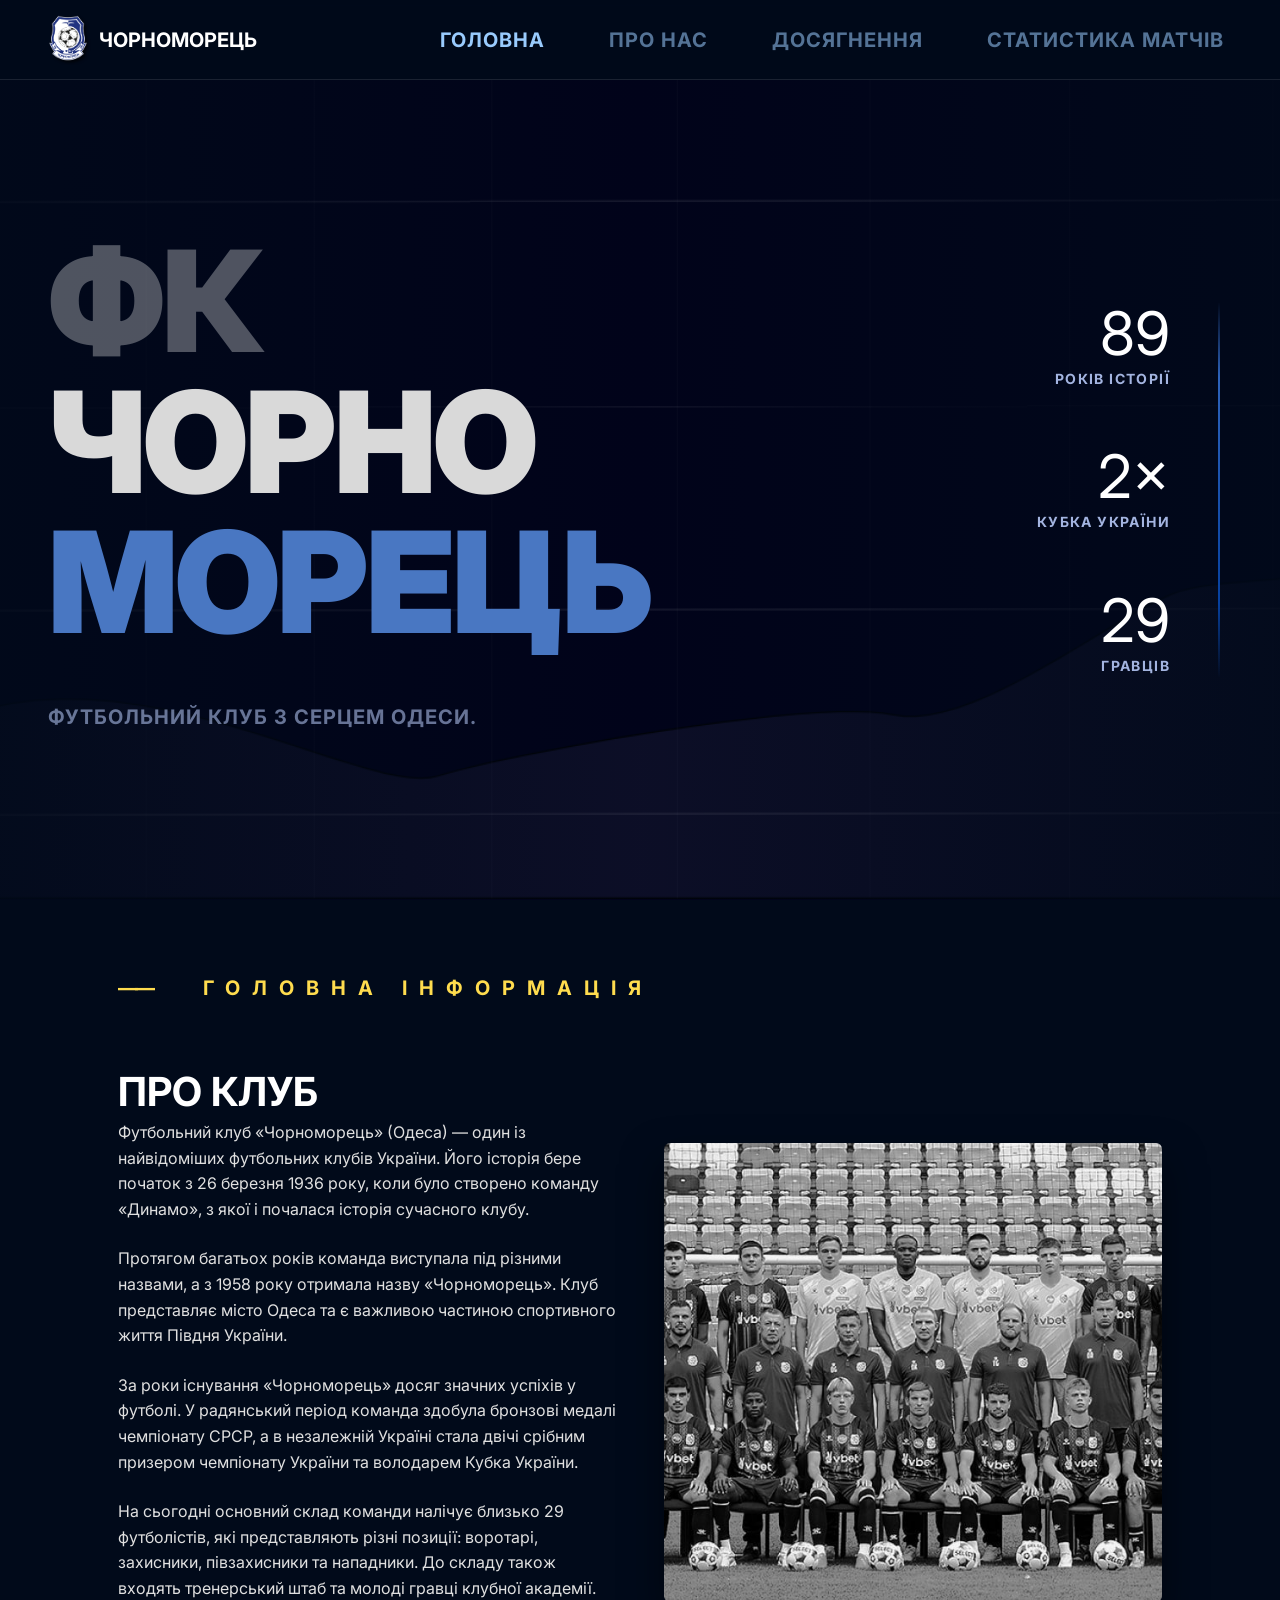
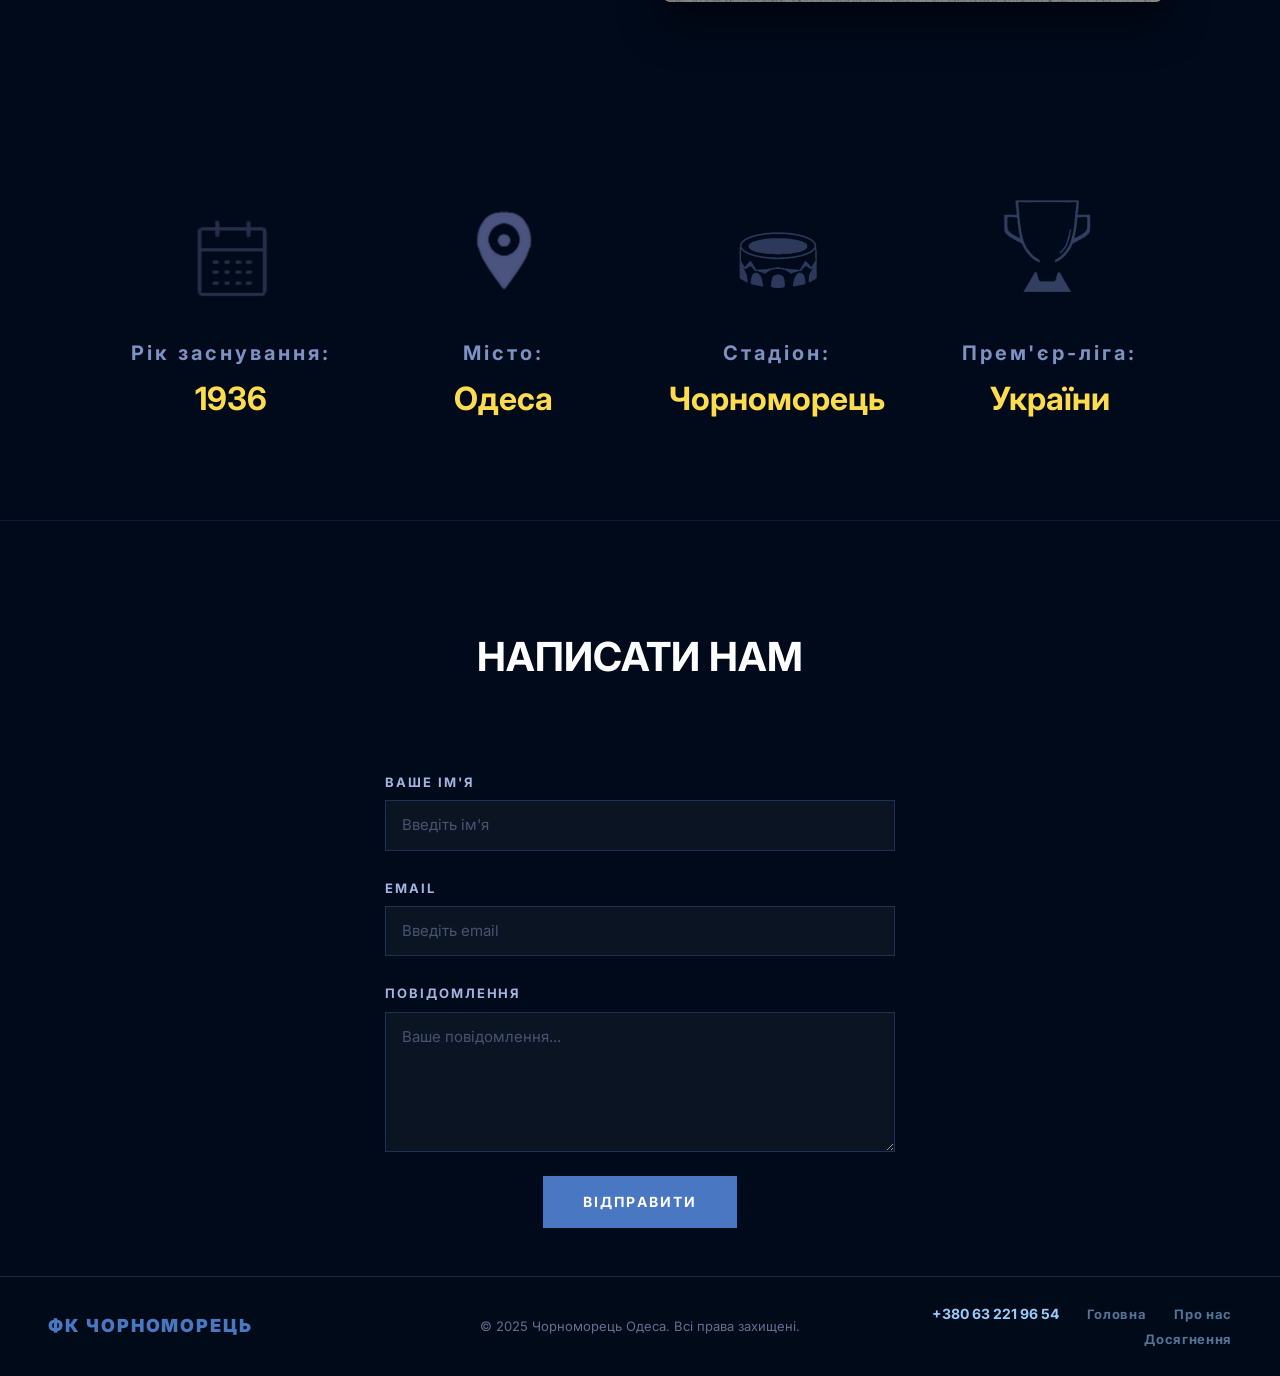
<file: index.html>
<!DOCTYPE html>
<html lang="uk">
<head>
    <meta charset="UTF-8">
    <meta name="description" content="Офіційний сайт футбольного клубу Чорноморець Одеса — історія, склад команди, досягнення та статистика матчів.">
    <link rel="icon" type="image/x-icon" href="favicon.ico">
    <meta name="viewport" content="width=device-width, initial-scale=1.0">
    <title>ФК Чорноморець</title>
    <link rel="preconnect" href="https://fonts.googleapis.com">
    <link rel="preconnect" href="https://fonts.gstatic.com" crossorigin>
    <link href="https://fonts.googleapis.com/css2?family=Inter:wght@400;700;900&display=swap" rel="stylesheet">
    <link href="https://cdn.jsdelivr.net/npm/bootstrap@5.3.3/dist/css/bootstrap.min.css" rel="stylesheet" integrity="sha384-QWTKZyjpPEjISv5WaRU9OFeRpok6YctnYmDr5pNlyT2bRjXh0JMhjY6hW+ALEwIH" crossorigin="anonymous">
    <link rel="stylesheet" href="Design1.css">
</head>
<body>
    <!-- Navigation -->
    <nav class="navbar navbar-expand-lg custom-nav fixed-top">
        <div class="container-fluid px-lg-5">
            <a class="navbar-brand d-flex align-items-center gap-2 text-white" href="#">
                <img class="logo" src="logo.png" alt="Logo">
                <span class="m-0 fs-5 fw-bold text-uppercase">Чорноморець</span>
            </a>
           <button class="navbar-toggler border-0 custom-toggler" type="button" id="menuToggle" aria-label="Toggle navigation">
                <span class="navbar-toggler-icon"></span>
            </button>
            <div class="collapse navbar-collapse justify-content-end" id="navbarNav">
                <ul class="navbar-nav gap-lg-5 nav-right mt-3 mt-lg-0">
                    <li class="nav-item">
                        <a class="nav-link active" href="index.html">ГОЛОВНА</a>
                    </li>
                    <li class="nav-item">
                        <a class="nav-link" href="AboutUs.html">ПРО НАС</a>
                    </li>
                    <li class="nav-item">
                        <a class="nav-link" href="Achievements.html">ДОСЯГНЕННЯ</a>
                    </li>
                    <li class="nav-item">
                        <a class="nav-link" href="Statisticks.html">СТАТИСТИКА МАТЧІВ</a>
                    </li>
                </ul>
            </div>
        </div>
    </nav>

    <!-- Hero Section -->
    <section class="hero-container position-relative">
        <img class="hero-img w-100 object-fit-cover" src="image_2026-04-19_23-13-44.png" alt="Our big goals">
        <div class="hero-overlay position-absolute top-0 start-0 w-100 h-100">
            <div class="container-fluid h-100 position-relative px-lg-5">
                <div class="row h-100 align-items-center">
                    <div class="col-12 col-lg-8 hero-text-wrapper">
                        <h1 class="main-title text-uppercase mb-3">
                            <span class="fk-text text-white">ФК</span><br>
                            <span class="chorno-text">ЧОРНО</span><br>
                            <span class="morec-text">МОРЕЦЬ</span>
                        </h1>
                        <p class="subtitle text-uppercase">Футбольний клуб з серцем Одеси.</p>
                    </div>
                </div>
                <div class="hero-stats d-none d-lg-flex flex-column gap-4 position-absolute end-0 top-50 translate-middle-y pe-5">
                    <div class="stat-item text-end text-white">
                        <div class="stat-number">89</div>
                        <div class="stat-label">РОКІВ ІСТОРІЇ</div>
                    </div>
                    <div class="stat-item text-end text-white">
                        <div class="stat-number">2×</div>
                        <div class="stat-label">КУБКА УКРАЇНИ</div>
                    </div>
                    <div class="stat-item text-end text-white">
                        <div class="stat-number">29</div>
                        <div class="stat-label">ГРАВЦІВ</div>
                    </div>
                </div>
            </div>
        </div>
    </section>

    <!-- About Section -->
    <section class="about-section-wrapper py-5 mt-4">
        <div class="container px-lg-5">
            <div class="row mb-1">
                <div class="col-12">
                    <p class="accent-subheader text-uppercase mb-5"><span class="tire">——</span> &nbsp; ГОЛОВНА ІНФОРМАЦІЯ</p>
                    <h2 class="section-header text-uppercase text-white">ПРО КЛУБ</h2>
                </div>
            </div>
            <div class="row align-items-center gx-5">
                <div class="col-lg-6 mb-4 mb-lg-0 text-content">
                    <p>Футбольний клуб «Чорноморець» (Одеса) — один із найвідоміших футбольних клубів України. Його історія бере початок з 26 березня 1936 року, коли було створено команду «Динамо», з якої і почалася історія сучасного клубу.</p>
                    <p>Протягом багатьох років команда виступала під різними назвами, а з 1958 року отримала назву «Чорноморець». Клуб представляє місто Одеса та є важливою частиною спортивного життя Півдня України.</p>
                    <p>За роки існування «Чорноморець» досяг значних успіхів у футболі. У радянський період команда здобула бронзові медалі чемпіонату СРСР, а в незалежній Україні стала двічі срібним призером чемпіонату України та володарем Кубка України.</p>
                    <p>На сьогодні основний склад команди налічує близько 29 футболістів, які представляють різні позиції: воротарі, захисники, півзахисники та нападники. До складу також входять тренерський штаб та молоді гравці клубної академії.</p>
                </div>
                <div class="col-lg-6">
                    <img src="command.jpg" alt="Team" class="img-fluid rounded w-100 about-img">
                </div>
            </div>
        </div>
    </section>

    <!-- Navigation Icons Section -->
    <div class="navigat-section py-5 my-5">
        <div class="container px-lg-5">
            <div class="row justify-content-center text-center g-5 align-items-end">
                <div class="col-6 col-md-3">
                    <img class="nav-icon" src="blocnot.png" alt="Blocnot">
                    <p class="nav-icon-label">Рік заснування:</p>
                    <p class="nav-icon-value">1936</p>
                </div>
                <div class="col-6 col-md-3">
                    <img class="nav-icon" src="location.png" alt="Location">
                    <p class="nav-icon-label">Місто:</p>
                    <p class="nav-icon-value">Одеса</p>
                </div>
                <div class="col-6 col-md-3">
                    <img class="nav-icon" src="stadion.png" alt="Stadion">
                    <p class="nav-icon-label">Стадіон:</p>
                    <p class="nav-icon-value">Чорноморець</p>
                </div>
                <div class="col-6 col-md-3">
                    <img class="nav-icon" src="cuboc.png" alt="Cup">
                    <p class="nav-icon-label">Прем'єр-ліга:</p>
                    <p class="nav-icon-value">України</p>
                </div>
            </div>
        </div>
    </div>

    <!-- Contact Form Section -->
    <section class="contact-section py-5">
        <div class="container px-lg-5">
            <div class="row mb-4">
                <div class="col-12">
                    <h2 class="section-header1 text-uppercase text-center text-white">Написати нам</h2>
                </div>
            </div>
            <div class="row">
                <div class="col-lg-6 mx-auto">
                    <form action="#" method="POST" class="contact-form">
                        <div class="mb-4">
                            <label for="name" class="form-label contact-label">Ваше ім'я</label>
                            <input type="text" class="form-control contact-input" id="name" name="name" placeholder="Введіть ім'я" autocomplete="name" required>
                        </div>
                        <div class="mb-4">
                            <label for="email" class="form-label contact-label">Email</label>
                            <input type="email" class="form-control contact-input" id="email" name="email" placeholder="Введіть email" autocomplete="email" required>
                        </div>
                        <div class="mb-4">
                            <label for="message" class="form-label contact-label">Повідомлення</label>
                            <textarea class="form-control contact-input" id="message" name="message" rows="5" placeholder="Ваше повідомлення..." required></textarea>
                        </div>
                        <div class="text-center">
                            <button type="submit" class="contact-btn">ВІДПРАВИТИ</button>
                        </div>
                    </form>
                </div>
            </div>
        </div>
    </section>

    <footer class="site-footer">
    <div class="container-fluid px-lg-5">
        <div class="row align-items-center">
            <div class="col-md-4">
                <span class="footer-logo-text">ФК ЧОРНОМОРЕЦЬ</span>
            </div>
            <div class="col-md-4 text-center">
                <span class="footer-copy">© 2025 Чорноморець Одеса. Всі права захищені.</span>
            </div>
            <div class="col-md-4 text-end">
                <a href="tel:+380632219654" class="footer-phone">+380 63 221 96 54</a>
                <a href="index.html" class="footer-link">Головна</a>
                <a href="AboutUs.html" class="footer-link">Про нас</a>
                <a href="Achievements.html" class="footer-link">Досягнення</a>
            </div>
        </div>
    </div>
</footer>

   <script src="https://cdn.jsdelivr.net/npm/bootstrap@5.3.3/dist/js/bootstrap.bundle.min.js" integrity="sha384-YvpcrYf0tY3lHB60NNkmxc5s9fDVZLESaAA55NDzOxhy9GkcIdslK1eN7N6jIeHz" crossorigin="anonymous"></script>
<script>
    document.getElementById('menuToggle').addEventListener('click', function() {
        var menu = document.getElementById('navbarNav');
        menu.classList.toggle('show');
    });
</script>
</body>
</html>
</file>
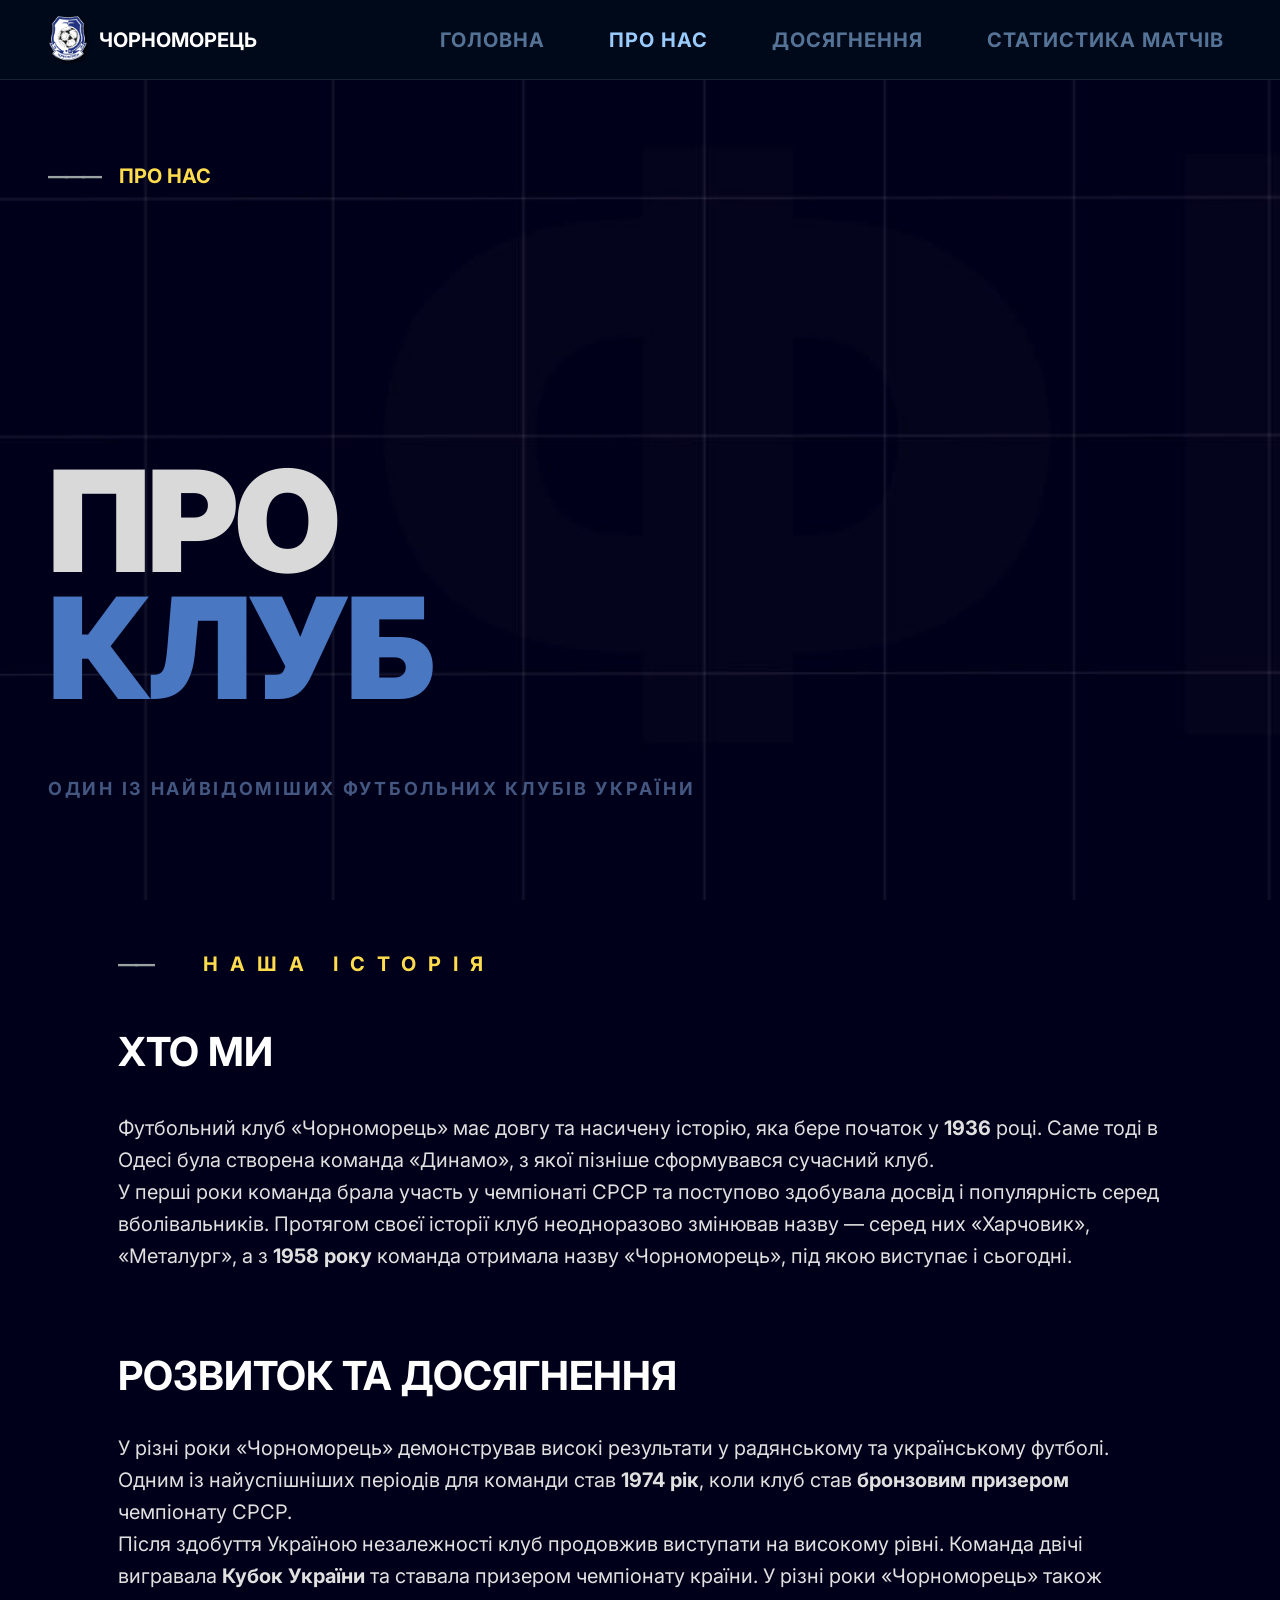
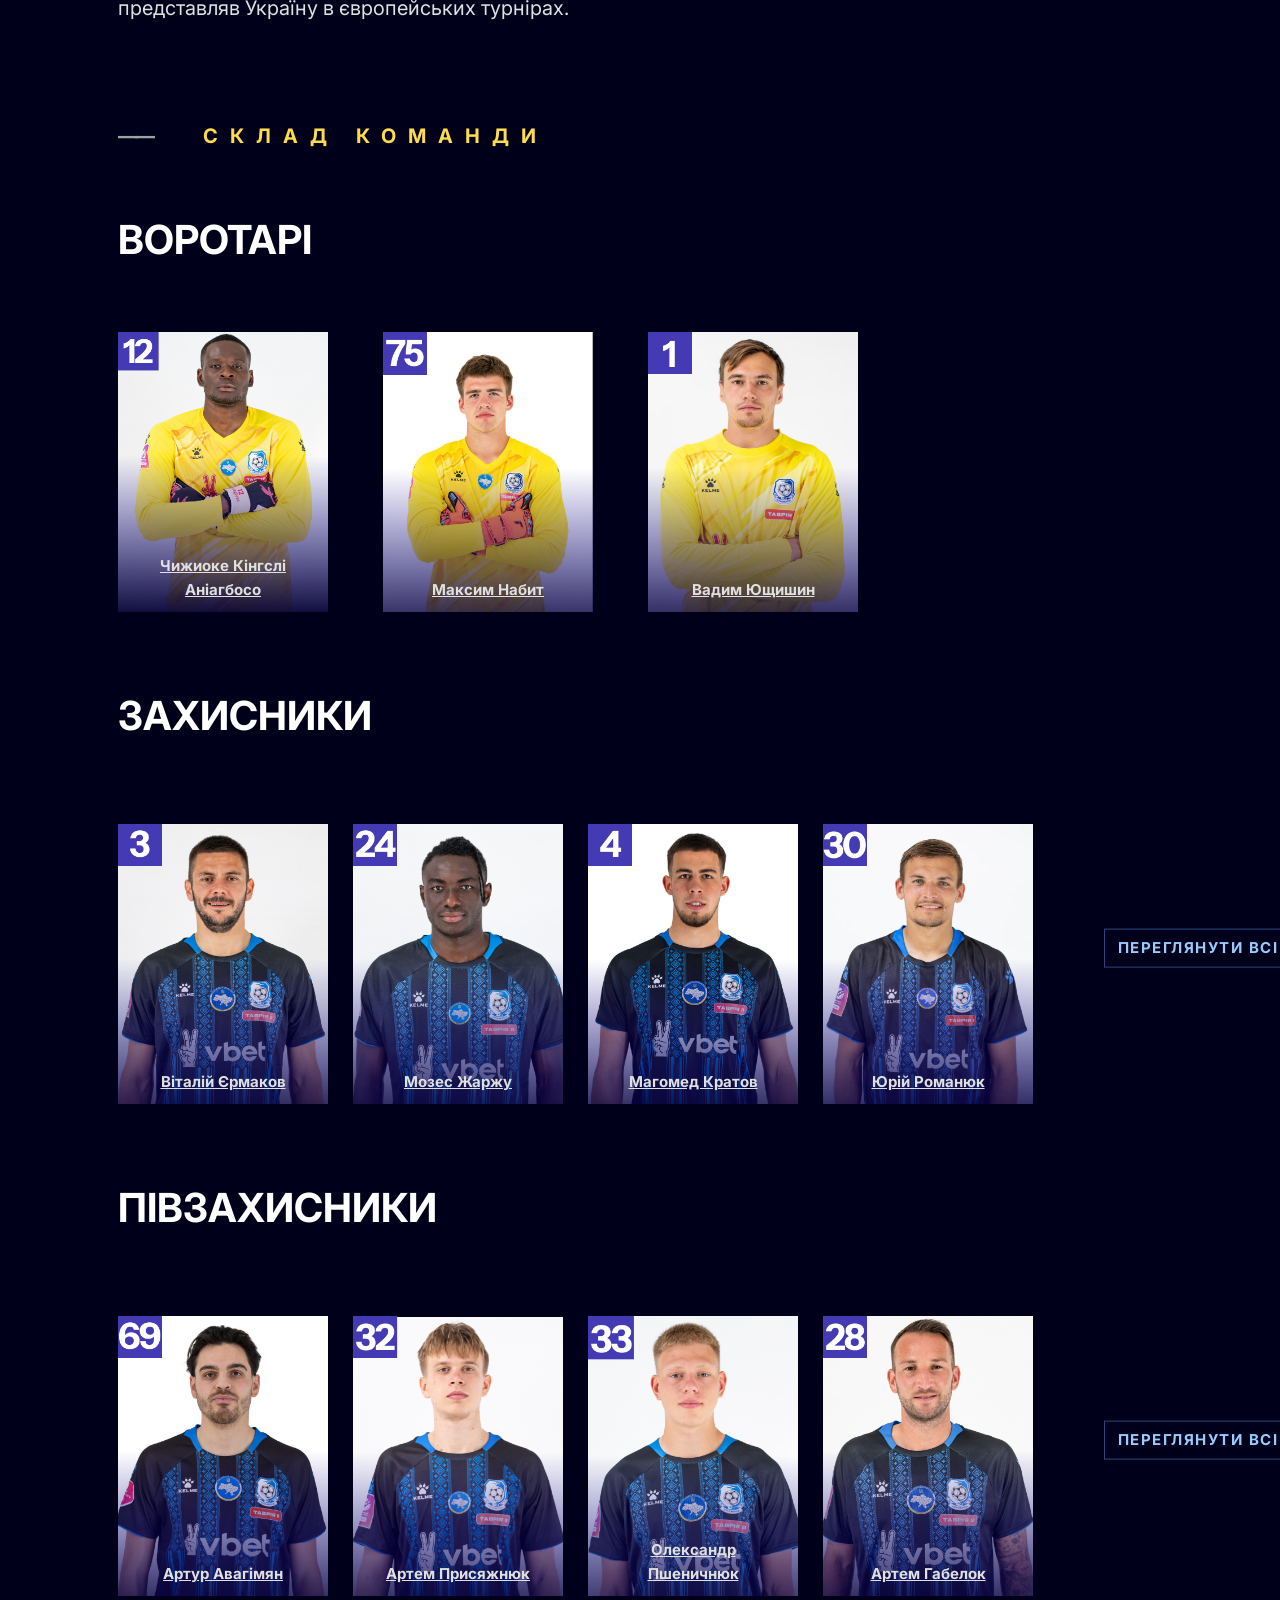
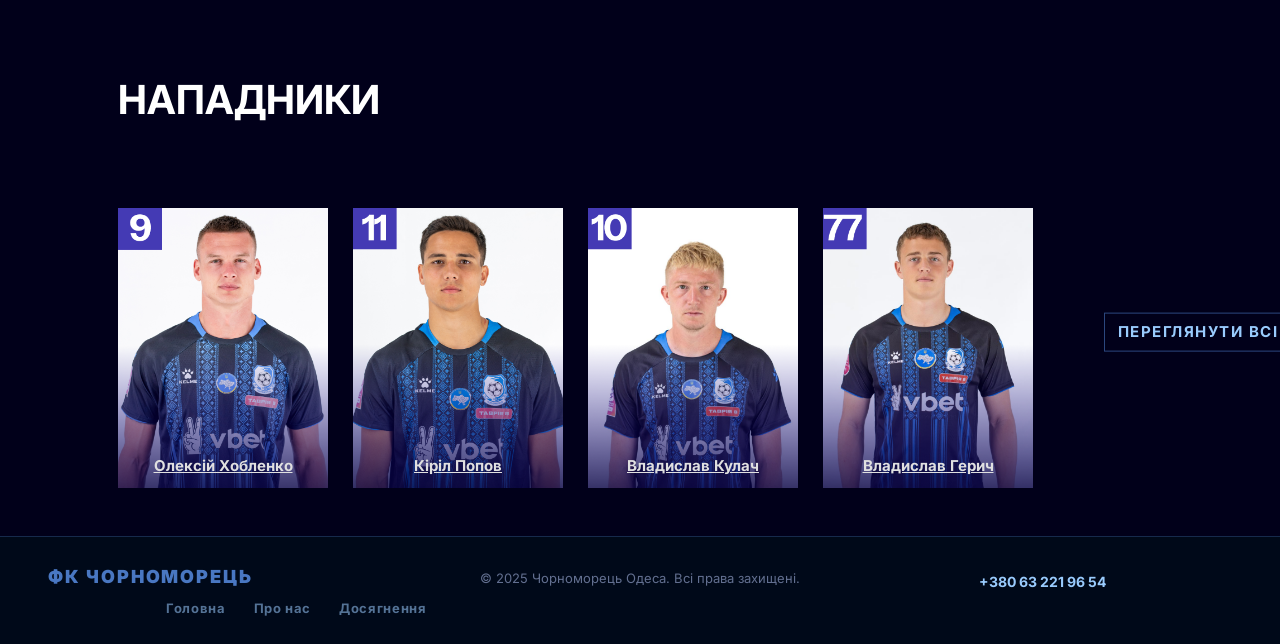
<file: AboutUs.html>
<!DOCTYPE html>
<html lang="uk">
<head>
    <meta charset="UTF-8">
<meta name="description" content="Дізнайтесь більше про ФК Чорноморець Одеса — історія клубу з 1936 року, склад команди, воротарі, захисники, півзахисники та нападники.">
  <link rel="icon" type="image/x-icon" href="favicon.ico">
    <meta name="viewport" content="width=device-width, initial-scale=1.0">
    <title>Про нас</title>
    <link rel="preconnect" href="https://fonts.googleapis.com">
    <link rel="preconnect" href="https://fonts.gstatic.com" crossorigin>
    <link href="https://fonts.googleapis.com/css2?family=Inter:wght@400;700;900&display=swap" rel="stylesheet">
    <link href="https://cdn.jsdelivr.net/npm/bootstrap@5.3.3/dist/css/bootstrap.min.css" rel="stylesheet" integrity="sha384-QWTKZyjpPEjISv5WaRU9OFeRpok6YctnYmDr5pNlyT2bRjXh0JMhjY6hW+ALEwIH" crossorigin="anonymous">
    <link rel="stylesheet" href="AbUs.css">
</head>
<body>
    <nav class="navbar navbar-expand-lg custom-nav fixed-top">
        <div class="container-fluid px-lg-5">
            <a class="navbar-brand d-flex align-items-center gap-2 text-white" href="#">
                <img class="logo" src="logo.png" alt="Logo">
                <span class="m-0 fs-5 fw-bold text-uppercase">Чорноморець</span>
            </a>
            <button class="navbar-toggler border-0 custom-toggler" type="button" id="menuToggle" aria-label="Toggle navigation">
                <span class="navbar-toggler-icon"></span>
            </button>
            <div class="collapse navbar-collapse justify-content-end" id="navbarNav">
                <ul class="navbar-nav gap-lg-5 nav-right mt-3 mt-lg-0">
                    <li class="nav-item"><a class="nav-link" href="index.html">ГОЛОВНА</a></li>
                    <li class="nav-item"><a class="nav-link active" href="AboutUs.html">ПРО НАС</a></li>
                    <li class="nav-item"><a class="nav-link" href="Achievements.html">ДОСЯГНЕННЯ</a></li>
                    <li class="nav-item"><a class="nav-link" href="Statisticks.html">СТАТИСТИКА МАТЧІВ</a></li>
                </ul>
            </div>
        </div>
    </nav>

    <section class="about-hero position-relative">
        <div class="about-hero-bg-text">ФК</div>
        <img class="about-hero-img w-100 object-fit-cover position-absolute top-0 start-0" src="photo_2026-05-09_00-29-39.jpg" alt="bg">
        <div class="container-fluid h-100 px-lg-5 d-flex flex-column justify-content-between">
            <div class="about-hero-top">
                <p class="about-accent-label1 text-uppercase"><span class="about-tire">———</span> &nbsp;&nbsp; ПРО НАС</p>
            </div>
            <div class="about-hero-bottom">
                <h1 class="about-main-title text-uppercase">
                    <span class="about-pro-text">ПРО</span><br>
                    <span class="about-club-text">КЛУБ</span>
                </h1>
                <p class="about-subtitle text-uppercase">Один із найвідоміших футбольних клубів України</p>
            </div>
        </div>
    </section>

    <section class="about-section-wrapper py-5 mt-4">
        <div class="container px-lg-5">
            <div class="row mb-1">
                <div class="col-12">
                    <p class="about-accent-label text-uppercase mb-5"><span class="about-tire">——</span> &nbsp; НАША ІСТОРІЯ</p>
                    <h2 class="section-header text-uppercase text-white">Хто ми</h2>
                </div>
            </div>
            <div class="row">
                <div class="col-12 text-content">
                    <p>Футбольний клуб «Чорноморець» має довгу та насичену історію, яка бере початок у <strong>1936</strong> році. Саме тоді в Одесі була створена команда «Динамо», з якої пізніше сформувався сучасний клуб.</p>
                    <p>У перші роки команда брала участь у чемпіонаті СРСР та поступово здобувала досвід і популярність серед вболівальників. Протягом своєї історії клуб неодноразово змінював назву — серед них «Харчовик», «Металург», а з <strong>1958 року</strong> команда отримала назву «Чорноморець», під якою виступає і сьогодні.</p>
                </div>
            </div>
        </div>
    </section>

    <section class="about-section-wrapper py-5">
        <div class="container px-lg-5">
            <div class="row">
                <div class="col-12">
                    <h2 class="section-header text-uppercase text-white">Розвиток та досягнення</h2>
                </div>
            </div>
            <div class="row">
                <div class="col-12 text-content">
                    <p>У різні роки «Чорноморець» демонстрував високі результати у радянському та українському футболі. Одним із найуспішніших періодів для команди став <strong>1974 рік</strong>, коли клуб став <strong>бронзовим призером</strong> чемпіонату СРСР.</p>
                    <p>Після здобуття Україною незалежності клуб продовжив виступати на високому рівні. Команда двічі вигравала <strong>Кубок України</strong> та ставала призером чемпіонату країни. У різні роки «Чорноморець» також представляв Україну в європейських турнірах.</p>
                </div>
            </div>
        </div>
    </section>

    <!-- Goalkeepers -->
    <section class="about-section-wrapper py-5">
        <div class="container px-lg-5">
            <div class="row mb-1">
                <div class="col-12">
                    <p class="about-accent-label text-uppercase mb-4"><span class="about-tire">——</span> &nbsp; СКЛАД КОМАНДИ</p>
                    <h2 class="vorotar text-uppercase text-white">Воротарі</h2>
                </div>
            </div>
            <div class="row g-3 align-items-end">
                <div class="col-6 col-md-3">
                    <div class="player-card">
                        <img src="Juzhuoke.png" alt="Чижиоке Кінгслі Аніагбосо" class="player-img">
                        <div class="player-name-bar">Чижиоке Кінгслі<br>Аніагбосо</div>
                    </div>
                </div>
                <div class="col-6 col-md-3">
                    <div class="player-card">
                        <img src="Nabit.png" alt="Максим Набит" class="player-img">
                        <div class="player-name-bar">Максим Набит</div>
                    </div>
                </div>
                <div class="col-6 col-md-3">
                    <div class="player-card">
                        <img src="Yushushin.png" alt="Вадим Ющишин" class="player-img">
                        <div class="player-name-bar">Вадим Ющишин</div>
                    </div>
                </div>
            </div>
        </div>
    </section>

    <!-- Defenders -->
    <section class="about-section-wrapper py-5">
        <div class="container px-lg-5">
            <div class="row mb-1">
                <div class="col-12">
                    <h2 class="zahisnik text-uppercase text-white">Захисники</h2>
                </div>
            </div>
            <div class="players-wrapper">
                <div class="row g-3 align-items-end">
                    <div class="col-6 col-md-3">
                        <div class="player-card">
                            <img src="Yermakov.png" alt="Віталій Єрмаков" class="player-img">
                            <div class="player-name-bar">Віталій Єрмаков</div>
                        </div>
                    </div>
                    <div class="col-6 col-md-3">
                        <div class="player-card">
                            <img src="JarJu.png" alt="Мозес Жаржу" class="player-img">
                            <div class="player-name-bar">Мозес Жаржу</div>
                        </div>
                    </div>
                    <div class="col-6 col-md-3">
                        <div class="player-card">
                            <img src="Kratov.png" alt="Магомед Кратов" class="player-img">
                            <div class="player-name-bar">Магомед Кратов</div>
                        </div>
                    </div>
                    <div class="col-6 col-md-3">
                        <div class="player-card">
                            <img src="Romanyuk.png" alt="Юрій Романюк" class="player-img">
                            <div class="player-name-bar">Юрій Романюк</div>
                        </div>
                    </div>
                </div>
                <button class="btn-show-more" onclick="togglePlayers(this, 'defenders-extra')">ПЕРЕГЛЯНУТИ ВСІ</button>
                <div class="row g-3 align-items-end extra-players" id="defenders-extra">
                    <div class="col-6 col-md-3">
                        <div class="player-card">
                            <img src="Kurko.png" alt="Василь Курко" class="player-img">
                            <div class="player-name-bar">Василь Курко</div>
                        </div>
                    </div>
                    <div class="col-6 col-md-3">
                        <div class="player-card">
                            <img src="Kaplienko.png" alt="Олександр Каплієнко" class="player-img">
                            <div class="player-name-bar">Олександр Каплієнко</div>
                        </div>
                    </div>
                </div>
            </div>
        </div>
    </section>

    <!-- Midfielders -->
    <section class="about-section-wrapper py-5">
        <div class="container px-lg-5">
            <div class="row mb-1">
                <div class="col-12">
                    <h2 class="zahisnik text-uppercase text-white">Півзахисники</h2>
                </div>
            </div>
            <div class="players-wrapper">
                <div class="row g-3 align-items-end">
                    <div class="col-6 col-md-3">
                        <div class="player-card">
                            <img src="Avagiman.png" alt="Артур Авагімян" class="player-img">
                            <div class="player-name-bar">Артур Авагімян</div>
                        </div>
                    </div>
                    <div class="col-6 col-md-3">
                        <div class="player-card">
                            <img src="Prisazhnuk.png" alt="Артем Присяжнюк" class="player-img">
                            <div class="player-name-bar">Артем Присяжнюк</div>
                        </div>
                    </div>
                    <div class="col-6 col-md-3">
                        <div class="player-card">
                            <img src="Pshenuchnuk.png" alt="Олександр Пшеничнюк" class="player-img">
                            <div class="player-name-bar">Олександр<br>Пшеничнюк</div>
                        </div>
                    </div>
                    <div class="col-6 col-md-3">
                        <div class="player-card">
                            <img src="Gabelok.png" alt="Артем Габелок" class="player-img">
                            <div class="player-name-bar">Артем Габелок</div>
                        </div>
                    </div>
                </div>
                <button class="btn-show-more" onclick="togglePlayers(this, 'mid-extra')">ПЕРЕГЛЯНУТИ ВСІ</button>
                <div class="row g-3 align-items-end extra-players" id="mid-extra">
                    <div class="col-6 col-md-3">
                        <div class="player-card">
                            <img src="Hobe.png" alt="Мухаммед Хобе" class="player-img">
                            <div class="player-name-bar">Мухаммед Хобе</div>
                        </div>
                    </div>
                    <div class="col-6 col-md-3">
                        <div class="player-card">
                            <img src="Lunov.png" alt="Максим Луньов" class="player-img">
                            <div class="player-name-bar">Максим Луньов</div>
                        </div>
                    </div>
                    <div class="col-6 col-md-3">
                        <div class="player-card">
                            <img src="Klimenko.png" alt="Владислав Клименко" class="player-img">
                            <div class="player-name-bar">Владислав Клименко</div>
                        </div>
                    </div>
                    <div class="col-6 col-md-3">
                        <div class="player-card">
                            <img src="Pharaseenko.png" alt="Віталій Фарасєєнко" class="player-img">
                            <div class="player-name-bar">Віталій Фарасєєнко</div>
                        </div>
                    </div>
                </div>
            </div>
        </div>
    </section>

    <!-- Forwards -->
    <section class="about-section-wrapper py-5">
        <div class="container px-lg-5">
            <div class="row mb-1">
                <div class="col-12">
                    <h2 class="zahisnik text-uppercase text-white">Нападники</h2>
                </div>
            </div>
            <div class="players-wrapper">
                <div class="row g-3 align-items-end">
                    <div class="col-6 col-md-3">
                        <div class="player-card">
                            <img src="Hobalenko.png" alt="Олексій Хобленко" class="player-img">
                            <div class="player-name-bar">Олексій Хобленко</div>
                        </div>
                    </div>
                    <div class="col-6 col-md-3">
                        <div class="player-card">
                            <img src="Popov.png" alt="Кіріл Попов" class="player-img">
                            <div class="player-name-bar">Кіріл Попов</div>
                        </div>
                    </div>
                    <div class="col-6 col-md-3">
                        <div class="player-card">
                            <img src="Kulach.png" alt="Владислав Кулач" class="player-img">
                            <div class="player-name-bar">Владислав Кулач</div>
                        </div>
                    </div>
                    <div class="col-6 col-md-3">
                        <div class="player-card">
                            <img src="Gerich.png" alt="Владислав Герич" class="player-img">
                            <div class="player-name-bar">Владислав Герич</div>
                        </div>
                    </div>
                </div>
                <button class="btn-show-more" onclick="togglePlayers(this, 'forwards-extra')">ПЕРЕГЛЯНУТИ ВСІ</button>
                <div class="row g-3 align-items-end extra-players" id="forwards-extra">
                    <div class="col-6 col-md-3">
                        <div class="player-card">
                            <img src="Homa.png" alt="Андрій Хома" class="player-img">
                            <div class="player-name-bar">Андрій Хома</div>
                        </div>
                    </div>
                </div>
            </div>
        </div>
    </section>

    <script src="https://cdn.jsdelivr.net/npm/bootstrap@5.3.3/dist/js/bootstrap.bundle.min.js" integrity="sha384-YvpcrYf0tY3lHB60NNkmxc5s9fDVZLESaAA55NDzOxhy9GkcIdslK1eN7N6jIeHz" crossorigin="anonymous"></script>
    <script>
    function togglePlayers(btn, id) {
        const extra = document.getElementById(id);
        extra.classList.toggle('visible');
        btn.textContent = extra.classList.contains('visible') ? 'ЗГОРНУТИ' : 'ПЕРЕГЛЯНУТИ ВСІ';
    }
    document.getElementById('menuToggle').addEventListener('click', function() {
        var menu = document.getElementById('navbarNav');
        menu.classList.toggle('show');
    });
    </script>
    <footer class="site-footer">
    <div class="container-fluid px-lg-5">
        <div class="row align-items-center">
            <div class="col-md-4">
                <span class="footer-logo-text">ФК ЧОРНОМОРЕЦЬ</span>
            </div>
            <div class="col-md-4 text-center">
                <span class="footer-copy">© 2025 Чорноморець Одеса. Всі права захищені.</span>
            </div>
            <div class="col-md-4 text-center mt-2">
                <a href="tel:+380632219654" class="footer-phone">+380 63 221 96 54</a>
            </div>
            <div class="col-md-4 text-end">
                <a href="Untitled-1.html" class="footer-link">Головна</a>
                <a href="AboutUs.html" class="footer-link">Про нас</a>
                <a href="Achievements.html" class="footer-link">Досягнення</a>
            </div>
        </div>
    </div>
</footer>
</body>
</html>
</file>
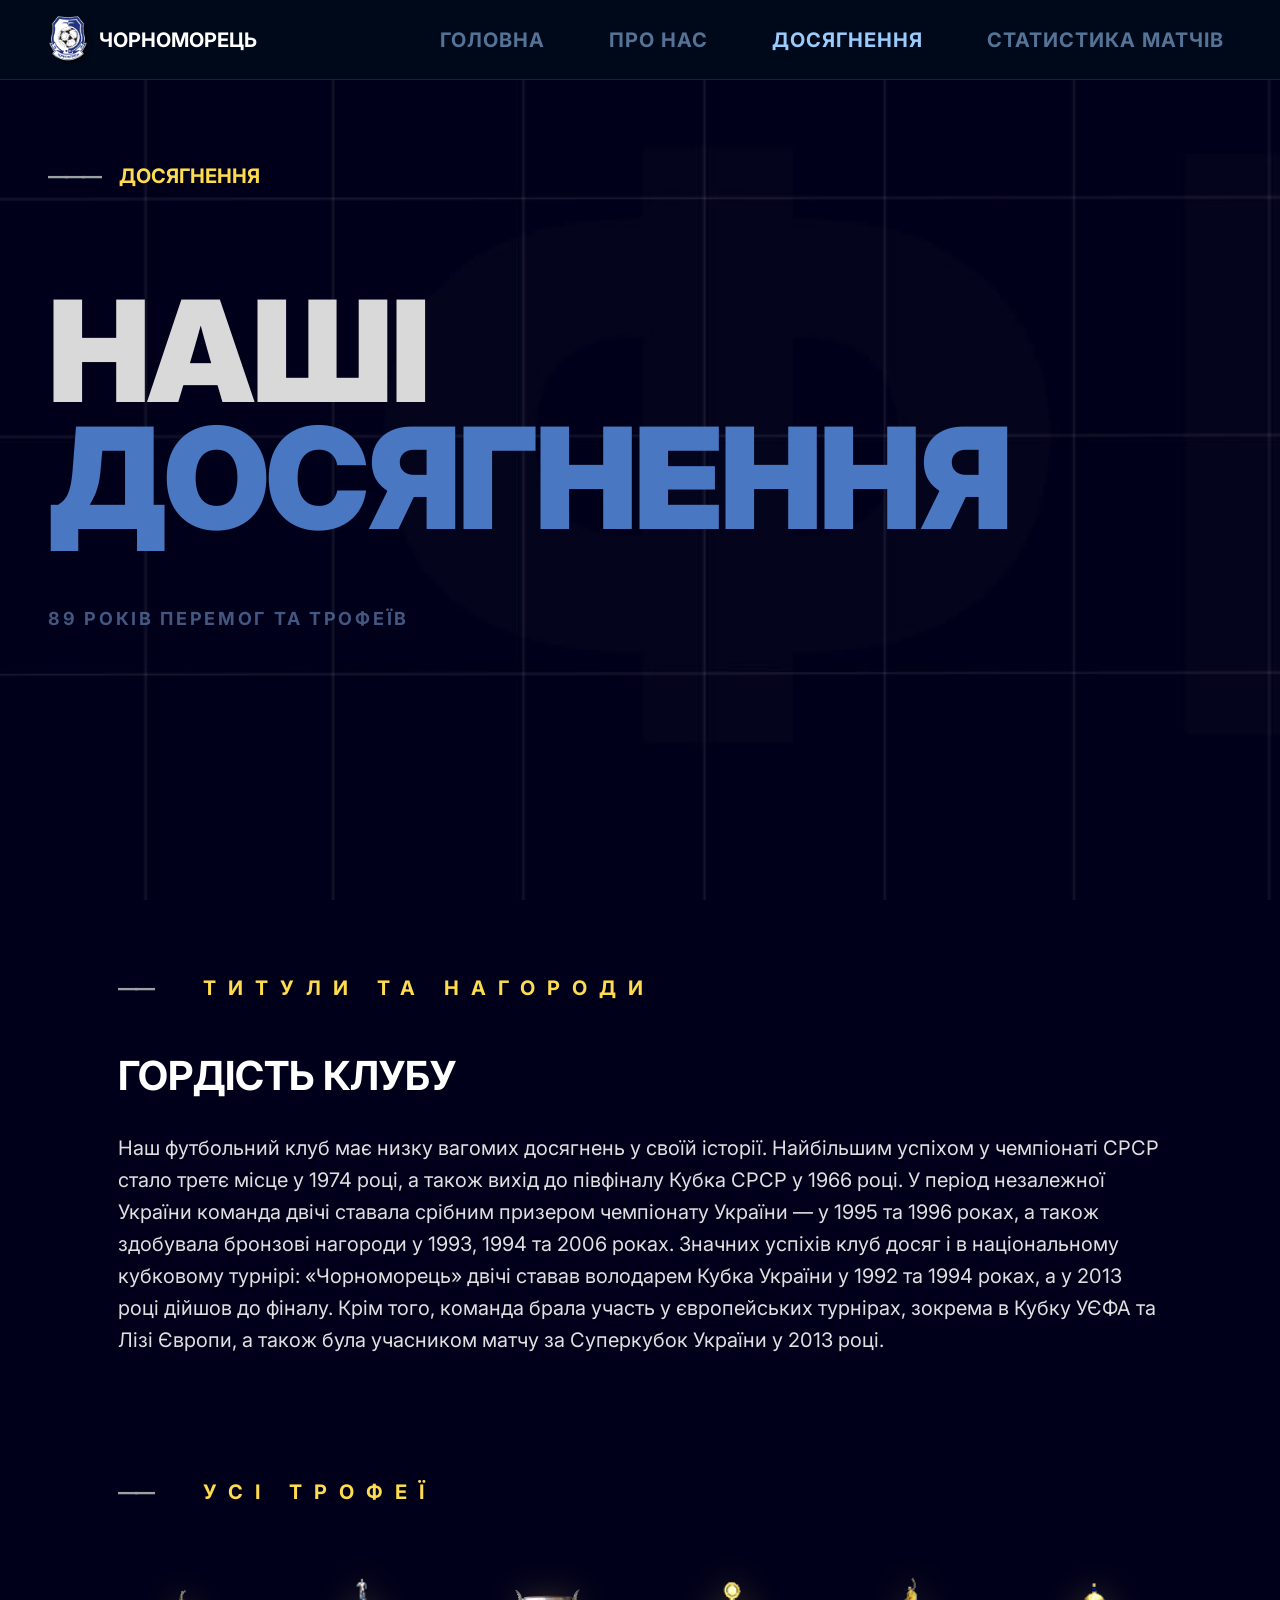
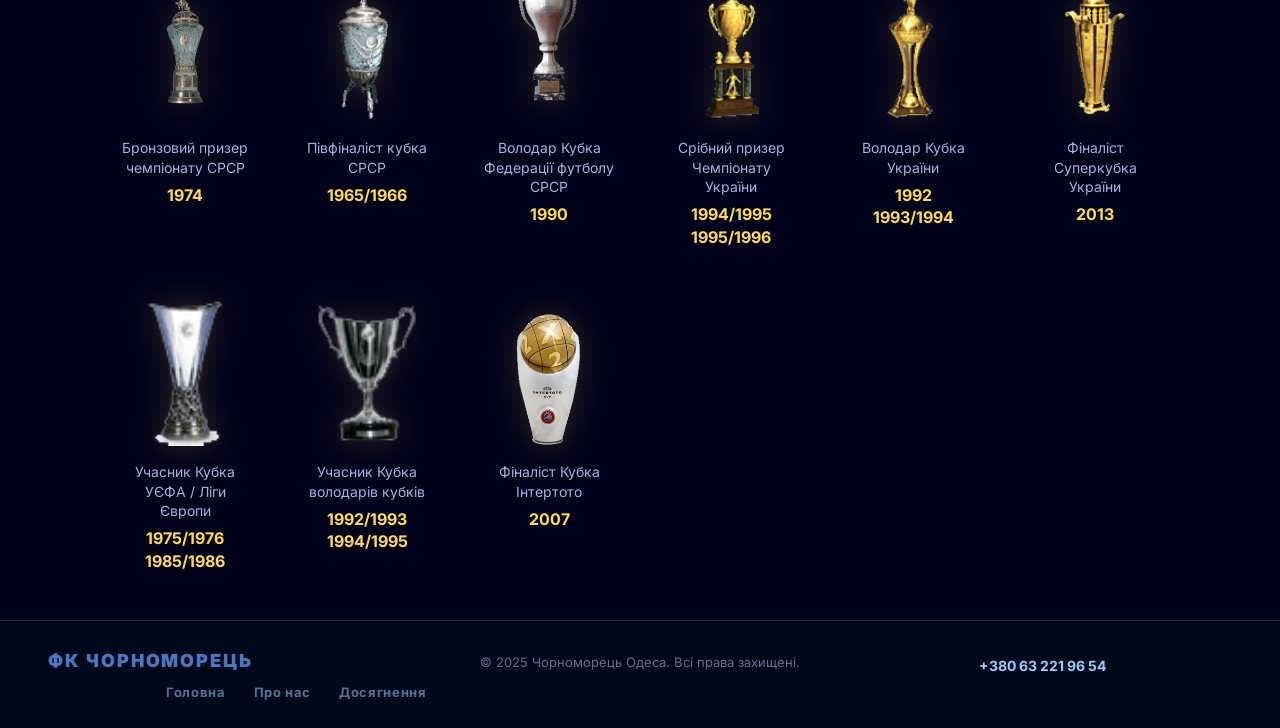
<file: Achievements.html>
<!DOCTYPE html>
<html lang="uk">
<head>
    <meta charset="UTF-8">
    <meta name="description" content="Трофеї та досягнення ФК Чорноморець Одеса — Кубок України, срібні медалі чемпіонату, участь у єврокубках та інші нагороди.">
      <link rel="icon" type="image/x-icon" href="favicon.ico">
    <meta name="viewport" content="width=device-width, initial-scale=1.0">
    <title>Наші досягнення</title>
    <link rel="preconnect" href="https://fonts.googleapis.com">
    <link rel="preconnect" href="https://fonts.gstatic.com" crossorigin>
    <link href="https://fonts.googleapis.com/css2?family=Inter:wght@400;700;900&display=swap" rel="stylesheet">
    <link href="https://cdn.jsdelivr.net/npm/bootstrap@5.3.3/dist/css/bootstrap.min.css" rel="stylesheet" integrity="sha384-QWTKZyjpPEjISv5WaRU9OFeRpok6YctnYmDr5pNlyT2bRjXh0JMhjY6hW+ALEwIH" crossorigin="anonymous">
    <link rel="stylesheet" href="Achieves.css">
</head>
<body>
    <nav class="navbar navbar-expand-lg custom-nav fixed-top">
        <div class="container-fluid px-lg-5">
            <a class="navbar-brand d-flex align-items-center gap-2 text-white" href="#">
                <img class="logo" src="logo.png" alt="Logo">
                <span class="m-0 fs-5 fw-bold text-uppercase">Чорноморець</span>
            </a>
       <button class="navbar-toggler border-0 custom-toggler" type="button" id="menuToggle" aria-label="Toggle navigation">
                <span class="navbar-toggler-icon"></span>
            </button>
            <div class="collapse navbar-collapse justify-content-end" id="navbarNav">
                <ul class="navbar-nav gap-lg-5 nav-right mt-3 mt-lg-0">
                    <li class="nav-item"><a class="nav-link" href="index.html">ГОЛОВНА</a></li>
                    <li class="nav-item"><a class="nav-link" href="AboutUs.html">ПРО НАС</a></li>
                    <li class="nav-item"><a class="nav-link active" href="Achievements.html">ДОСЯГНЕННЯ</a></li>
                    <li class="nav-item"><a class="nav-link" href="Statisticks.html">СТАТИСТИКА МАТЧІВ</a></li>
                </ul>
            </div>
        </div>
    </nav>

    <section class="about-hero position-relative">
        <div class="about-hero-bg-text">ФК</div>
        <img class="about-hero-img w-100 object-fit-cover position-absolute top-0 start-0" src="photo_2026-05-09_00-29-39.jpg" alt="bg">
        <div class="container-fluid h-100 position-relative px-lg-5">
            <div class="about-hero-top">
                <p class="about-accent-label2 text-uppercase"><span class="about-tire">———</span> &nbsp;&nbsp; ДОСЯГНЕННЯ</p>
            </div>
            <div class="about-hero-bottom">
                <h1 class="about-main-title text-uppercase">
                    <span class="about-pro-text">НАШІ</span><br>
                    <span class="about-club-text">ДОСЯГНЕННЯ</span>
                </h1>
                <p class="about-subtitle text-uppercase">89 років перемог та трофеїв</p>
            </div>
        </div>
    </section>

     <section class="about-section-wrapper py-5 mt-4">
        <div class="container px-lg-5">
            <div class="row">
                 <div class="col-12">
                    <p class="about-accent-label text-uppercase mb-5"><span class="about-tire">——</span> &nbsp; ТИТУЛИ ТА НАГОРОДИ</p>
                    <h2 class="section-header text-uppercase text-white">ГОРДІСТЬ КЛУБУ</h2>
                </div>
                <div class="col-12 text-content">
 <p>Наш футбольний клуб має низку вагомих досягнень у своїй історії. Найбільшим успіхом у чемпіонаті СРСР стало третє місце у 1974 році, а також вихід до півфіналу Кубка СРСР у 1966 році. У період незалежної України команда двічі ставала срібним призером чемпіонату України — у 1995 та 1996 роках, а також здобувала бронзові нагороди у 1993, 1994 та 2006 роках. Значних успіхів клуб досяг і в національному кубковому турнірі: «Чорноморець» двічі ставав володарем Кубка України у 1992 та 1994 роках, а у 2013 році дійшов до фіналу. Крім того, команда брала участь у європейських турнірах, зокрема в Кубку УЄФА та Лізі Європи, а також була учасником матчу за Суперкубок України у 2013 році.</p>
                </div>
            </div>
        </div>
    </section>

    <!-- Trophies Section -->
    <div class="about-section-wrapper py-5">
        <div class="container px-lg-5">
            <div class="row mb-4">
                <div class="col-12">
                    <p class="about-accent-label text-uppercase"><span class="about-tire">——</span> &nbsp; УСІ ТРОФЕЇ</p>
                </div>
            </div>
            <div class="row g-5 text-center">

                <div class="col-6 col-md-4 col-lg-2">
                    <div class="trophy-card">
                        <img src="trofei1.png" alt="Трофей" class="trophy-img">
                        <p class="trophy-name">Бронзовий призер чемпіонату СРСР</p>
                        <p class="trophy-year">1974</p>
                    </div>
                </div>

                <div class="col-6 col-md-4 col-lg-2">
                    <div class="trophy-card">
                        <img src="trofei2.png" alt="Трофей" class="trophy-img">
                        <p class="trophy-name">Півфіналіст кубка СРСР</p>
                        <p class="trophy-year">1965/1966</p>
                    </div>
                </div>

                <div class="col-6 col-md-4 col-lg-2">
                    <div class="trophy-card">
                        <img src="trofei3.png" alt="Трофей" class="trophy-img">
                        <p class="trophy-name">Володар Кубка Федерації футболу СРСР</p>
                        <p class="trophy-year">1990</p>
                    </div>
                </div>

                <div class="col-6 col-md-4 col-lg-2">
                    <div class="trophy-card">
                        <img src="trofei4.png" alt="Трофей" class="trophy-img">
                        <p class="trophy-name">Срібний призер Чемпіонату України</p>
                        <p class="trophy-year">1994/1995<br>1995/1996</p>
                    </div>
                </div>

                <div class="col-6 col-md-4 col-lg-2">
                    <div class="trophy-card">
                        <img src="trofei5.png" alt="Трофей" class="trophy-img">
                        <p class="trophy-name">Володар Кубка України</p>
                        <p class="trophy-year">1992<br>1993/1994</p>
                    </div>
                </div>

                <div class="col-6 col-md-4 col-lg-2">
                    <div class="trophy-card">
                        <img src="trofei6.png" alt="Трофей" class="trophy-img">
                        <p class="trophy-name">Фіналіст Суперкубка України</p>
                        <p class="trophy-year">2013</p>
                    </div>
                </div>

                <div class="col-6 col-md-4 col-lg-2">
                    <div class="trophy-card">
                        <img src="trofei7.png" alt="Трофей" class="trophy-img">
                        <p class="trophy-name">Учасник Кубка УЄФА / Ліги Європи</p>
                        <p class="trophy-year">1975/1976<br>1985/1986</p>
                    </div>
                </div>

                <div class="col-6 col-md-4 col-lg-2">
                    <div class="trophy-card">
                        <img src="trofei8.png" alt="Трофей" class="trophy-img">
                        <p class="trophy-name">Учасник Кубка володарів кубків</p>
                        <p class="trophy-year">1992/1993<br>1994/1995</p>
                    </div>
                </div>

                <div class="col-6 col-md-4 col-lg-2">
                    <div class="trophy-card">
                        <img src="trofei9.png" alt="Трофей" class="trophy-img">
                        <p class="trophy-name">Фіналіст Кубка Інтертото</p>
                        <p class="trophy-year">2007</p>
                    </div>
                </div>

            </div>
        </div>
    </div>
    <footer class="site-footer">
    <div class="container-fluid px-lg-5">
        <div class="row align-items-center">
            <div class="col-md-4">
                <span class="footer-logo-text">ФК ЧОРНОМОРЕЦЬ</span>
            </div>
            <div class="col-md-4 text-center">
                <span class="footer-copy">© 2025 Чорноморець Одеса. Всі права захищені.</span>
            </div>
                <div class="col-md-4 text-center mt-2">
                    <a href="tel:+380632219654" class="footer-phone">+380 63 221 96 54</a>
            </div>
            <div class="col-md-4 text-end">
                <a href="Untitled-1.html" class="footer-link">Головна</a>
                <a href="AboutUs.html" class="footer-link">Про нас</a>
                <a href="Achievements.html" class="footer-link">Досягнення</a>
            </div>
        </div>
    </div>
</footer>
      <script src="https://cdn.jsdelivr.net/npm/bootstrap@5.3.3/dist/js/bootstrap.bundle.min.js" integrity="sha384-YvpcrYf0tY3lHB60NNkmxc5s9fDVZLESaAA55NDzOxhy9GkcIdslK1eN7N6jIeHz" crossorigin="anonymous"></script>
<script>
    document.getElementById('menuToggle').addEventListener('click', function() {
        var menu = document.getElementById('navbarNav');
        menu.classList.toggle('show');
    });
</script>
</body>
</html>
</file>
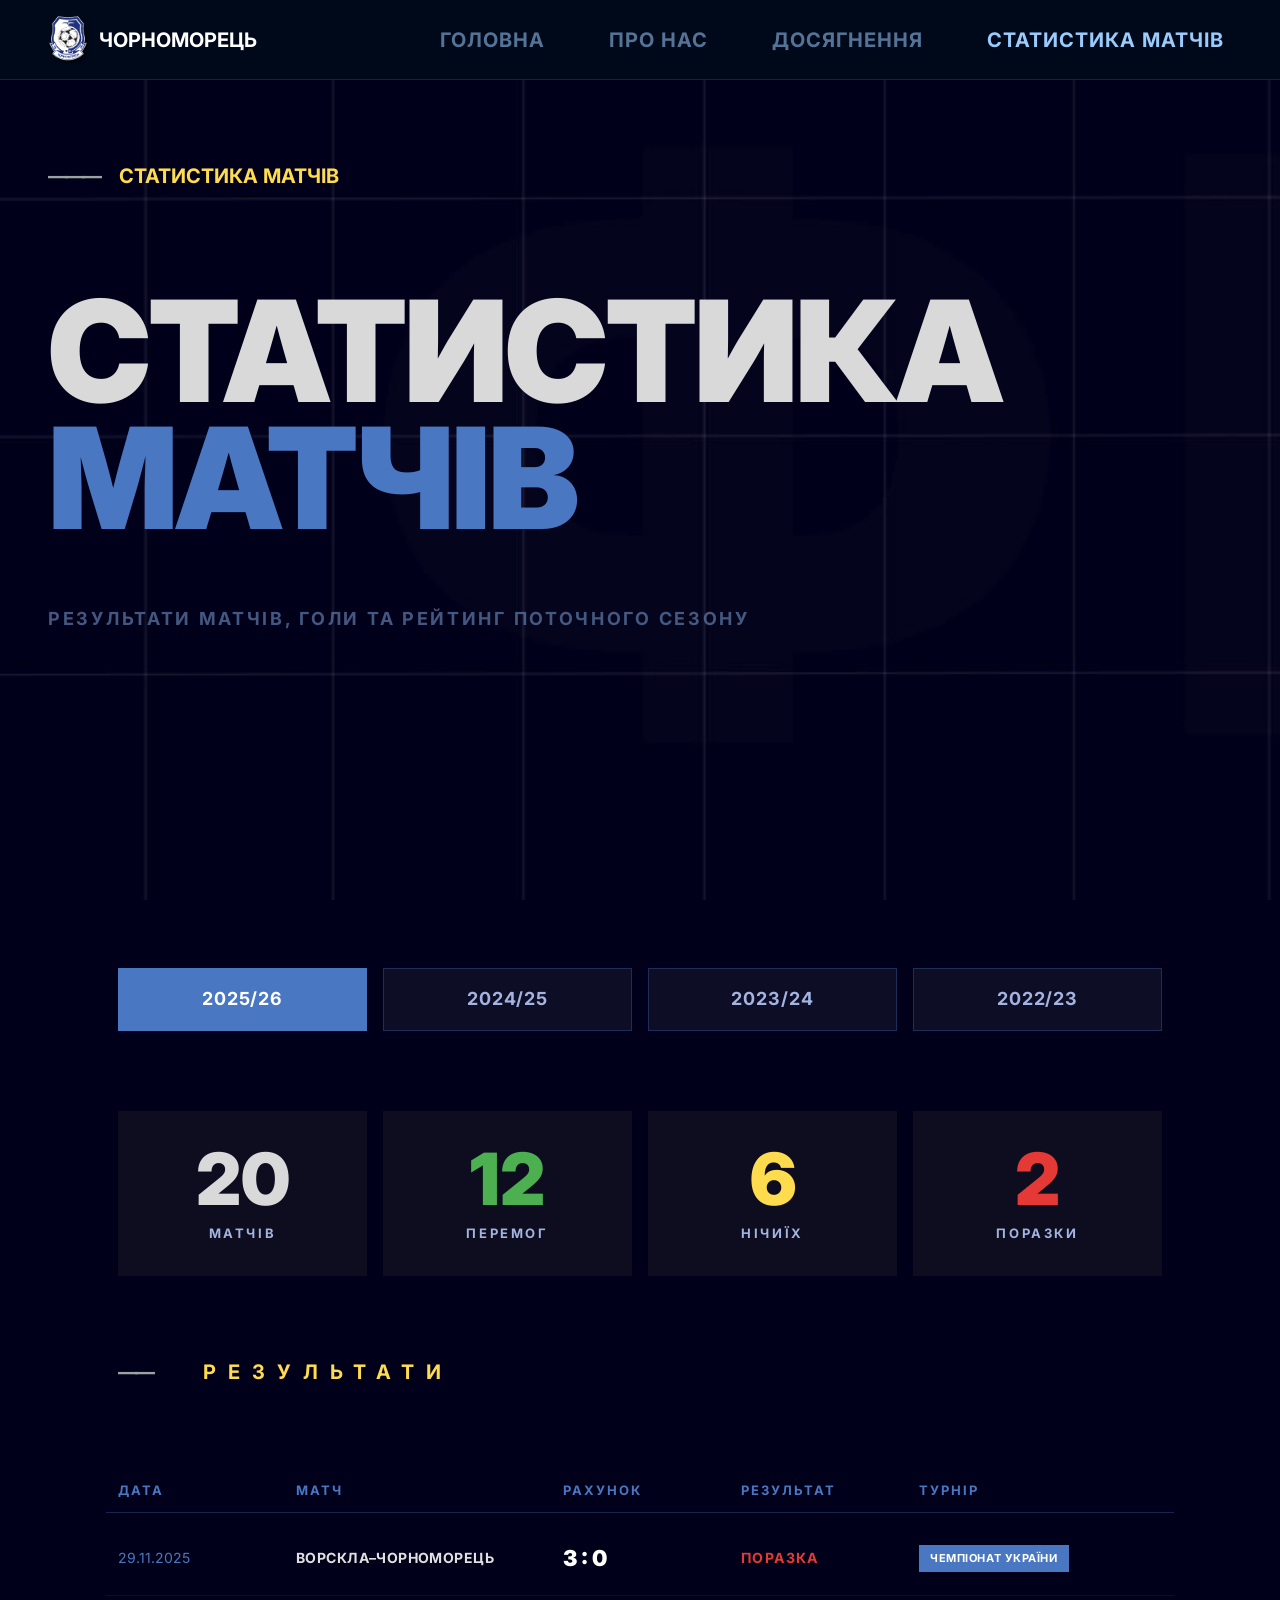
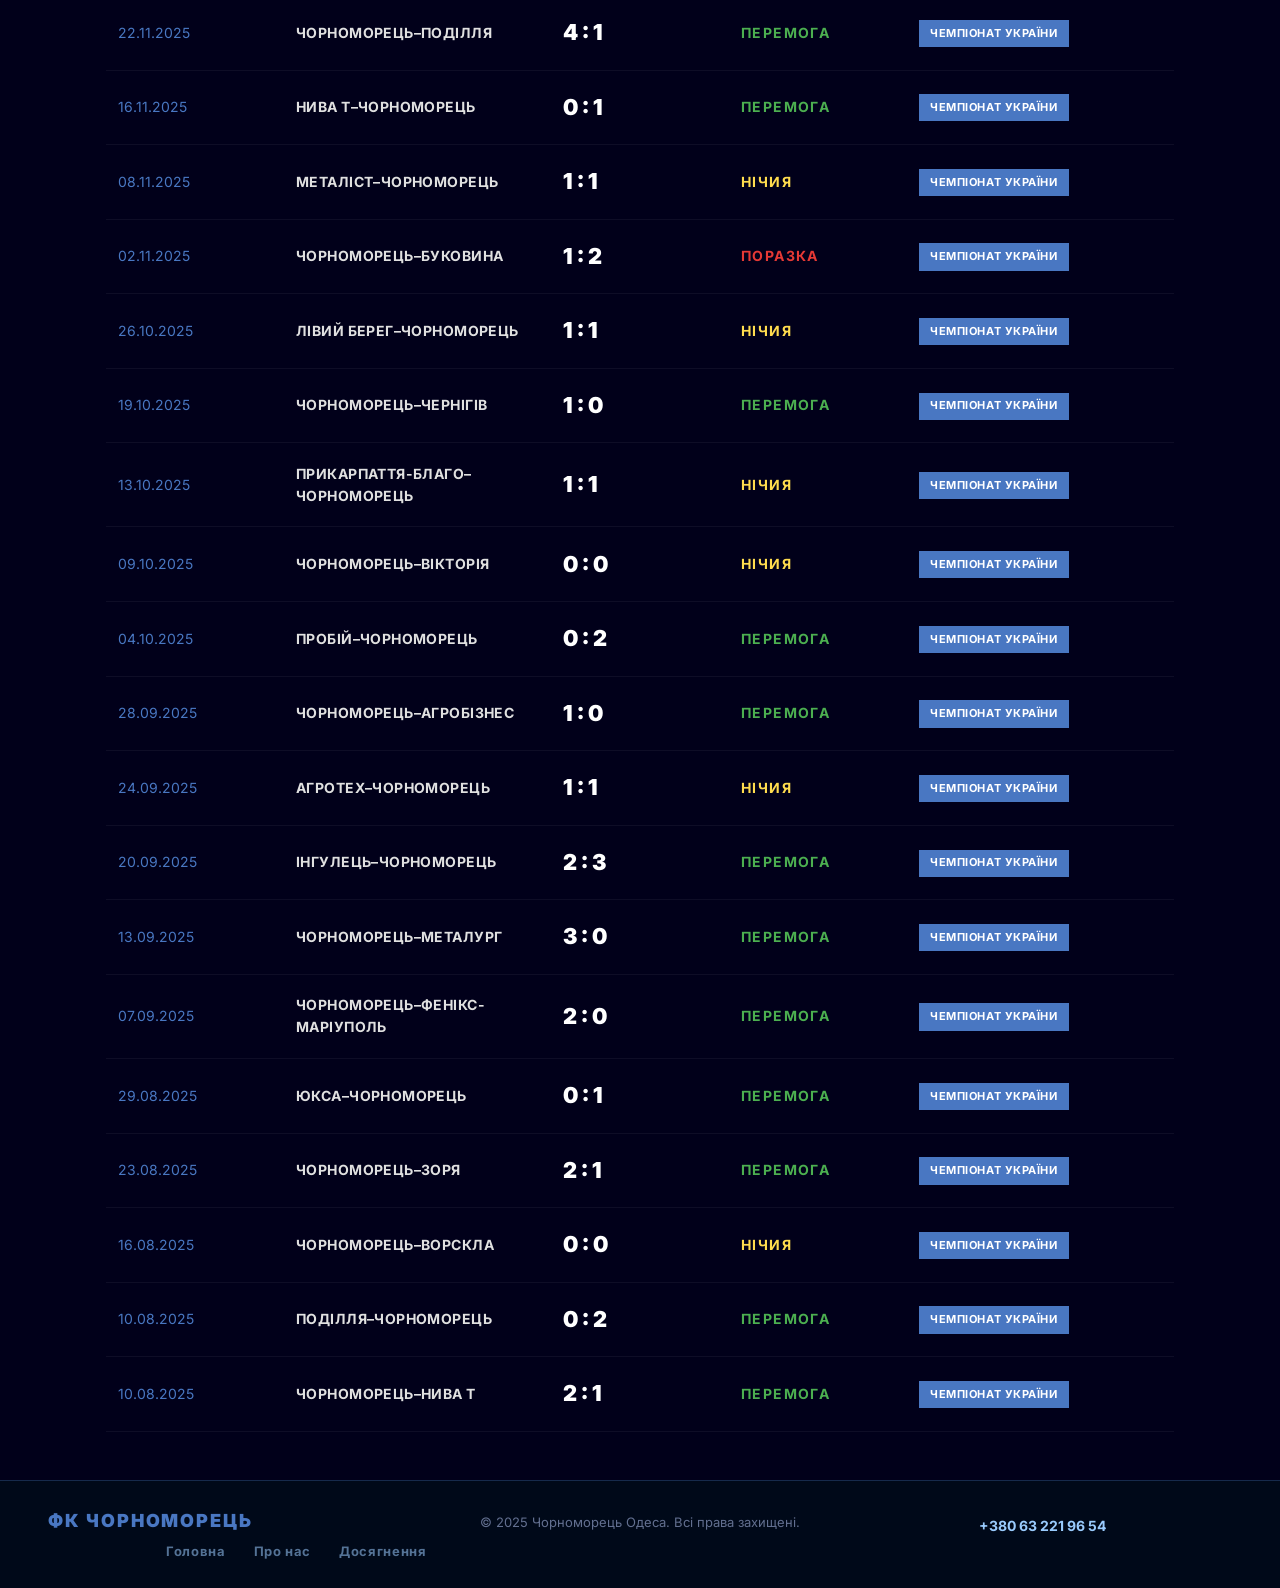
<file: Statisticks.html>
<!DOCTYPE html>
<html lang="uk">
<head>
    <meta charset="UTF-8">
    <meta name="description" content="Статистика матчів ФК Чорноморець Одеса по сезонах — результати ігор, рахунки та підсумки чемпіонату України.">
      <link rel="icon" type="image/x-icon" href="favicon.ico">
    <meta name="viewport" content="width=device-width, initial-scale=1.0">
    <title>Статистика матчів</title>
    <link rel="preconnect" href="https://fonts.googleapis.com">
    <link rel="preconnect" href="https://fonts.gstatic.com" crossorigin>
    <link href="https://fonts.googleapis.com/css2?family=Inter:wght@400;700;900&display=swap" rel="stylesheet">
    <link href="https://cdn.jsdelivr.net/npm/bootstrap@5.3.3/dist/css/bootstrap.min.css" rel="stylesheet" integrity="sha384-QWTKZyjpPEjISv5WaRU9OFeRpok6YctnYmDr5pNlyT2bRjXh0JMhjY6hW+ALEwIH" crossorigin="anonymous">
    <link rel="stylesheet" href="Stats.css">
</head>
<body>
    <nav class="navbar navbar-expand-lg custom-nav fixed-top">
        <div class="container-fluid px-lg-5">
            <a class="navbar-brand d-flex align-items-center gap-2 text-white" href="#">
                <img class="logo" src="logo.png" alt="Logo">
                <span class="m-0 fs-5 fw-bold text-uppercase">Чорноморець</span>
            </a>
            <button class="navbar-toggler border-0 custom-toggler" type="button" id="menuToggle" aria-label="Toggle navigation">
                <span class="navbar-toggler-icon"></span>
            </button>
            <div class="collapse navbar-collapse justify-content-end" id="navbarNav">
                <ul class="navbar-nav gap-lg-5 nav-right mt-3 mt-lg-0">
                    <li class="nav-item"><a class="nav-link" href="index.html">ГОЛОВНА</a></li>
                    <li class="nav-item"><a class="nav-link" href="AboutUs.html">ПРО НАС</a></li>
                    <li class="nav-item"><a class="nav-link" href="Achievements.html">ДОСЯГНЕННЯ</a></li>
                    <li class="nav-item"><a class="nav-link active" href="Statisticks.html">СТАТИСТИКА МАТЧІВ</a></li>
                </ul>
            </div>
        </div>
    </nav>

    <section class="about-hero position-relative">
        <div class="about-hero-bg-text">ФК</div>
        <img class="about-hero-img w-100 object-fit-cover position-absolute top-0 start-0" src="photo_2026-05-09_00-29-39.jpg" alt="bg">
        <div class="container-fluid h-100 position-relative px-lg-5">
            <div class="about-hero-top">
                <p class="about-accent-label2 text-uppercase"><span class="about-tire">———</span> &nbsp;&nbsp; СТАТИСТИКА МАТЧІВ</p>
            </div>
            <div class="about-hero-bottom">
                <h1 class="about-main-title text-uppercase">
                    <span class="about-pro-text">СТАТИСТИКА</span><br>
                    <span class="about-club-text">МАТЧІВ</span>
                </h1>
                <p class="about-subtitle text-uppercase">Результати матчів, голи та рейтинг поточного сезону</p>
            </div>
        </div>
    </section>

    <!-- Season Selector -->
    <section class="about-section-wrapper py-5 mt-4">
        <div class="container px-lg-5">

            <!-- Season Buttons -->
            <div class="row g-3 mb-5">
                <div class="col-6 col-md-3">
                    <button class="season-btn active" onclick="selectSeason(this, '2526')">2025/26</button>
                </div>
                <div class="col-6 col-md-3">
                    <button class="season-btn" onclick="selectSeason(this, '2425')">2024/25</button>
                </div>
                <div class="col-6 col-md-3">
                    <button class="season-btn" onclick="selectSeason(this, '2324')">2023/24</button>
                </div>
                <div class="col-6 col-md-3">
                    <button class="season-btn" onclick="selectSeason(this, '2223')">2022/23</button>
                </div>
            </div>

            <!-- Season Data -->
            <div id="season-2526">
                <!-- Stats Cards -->
                <div class="row g-3 mb-5">
                    <div class="col-6 col-md-3">
                        <div class="stat-card">
                            <div class="stat-card-number">20</div>
                            <div class="stat-card-label">МАТЧІВ</div>
                        </div>
                    </div>
                    <div class="col-6 col-md-3">
                        <div class="stat-card">
                            <div class="stat-card-number win">12</div>
                            <div class="stat-card-label">ПЕРЕМОГ</div>
                        </div>
                    </div>
                    <div class="col-6 col-md-3">
                        <div class="stat-card">
                            <div class="stat-card-number draw">6</div>
                            <div class="stat-card-label">НІЧИЇХ</div>
                        </div>
                    </div>
                    <div class="col-6 col-md-3">
                        <div class="stat-card">
                            <div class="stat-card-number loss">2</div>
                            <div class="stat-card-label">ПОРАЗКИ</div>
                        </div>
                    </div>
                </div>

                <!-- Results Table -->
                <p class="about-accent-label3 text-uppercase mb-4"><span class="about-tire">——</span> &nbsp; РЕЗУЛЬТАТИ</p>
                <div class="matches-table">
                    <div class="matches-header row">
                        <div class="col-2">ДАТА</div>
                        <div class="col-3">МАТЧ</div>
                        <div class="col-2">РАХУНОК</div>
                        <div class="col-2">РЕЗУЛЬТАТ</div>
                        <div class="col-3">ТУРНІР</div>
                    </div>
                    <div class="match-row row">
                        <div class="col-2 match-date">29.11.2025</div>
                        <div class="col-3 match-name">ВОРСКЛА–ЧОРНОМОРЕЦЬ</div>
                        <div class="col-2 match-score">3 : 0</div>
                        <div class="col-2 match-result loss">ПОРАЗКА</div>
                        <div class="col-3"><span class="tournament-badge">ЧЕМПІОНАТ УКРАЇНИ</span></div>
                    </div>
                    <div class="match-row row">
                        <div class="col-2 match-date">22.11.2025</div>
                        <div class="col-3 match-name">ЧОРНОМОРЕЦЬ–ПОДІЛЛЯ</div>
                        <div class="col-2 match-score">4 : 1</div>
                        <div class="col-2 match-result win">ПЕРЕМОГА</div>
                        <div class="col-3"><span class="tournament-badge">ЧЕМПІОНАТ УКРАЇНИ</span></div>
                    </div>
                    <div class="match-row row">
                        <div class="col-2 match-date">16.11.2025</div>
                        <div class="col-3 match-name">НИВА Т–ЧОРНОМОРЕЦЬ</div>
                        <div class="col-2 match-score">0 : 1</div>
                        <div class="col-2 match-result win">ПЕРЕМОГА</div>
                        <div class="col-3"><span class="tournament-badge">ЧЕМПІОНАТ УКРАЇНИ</span></div>
                    </div>
                    <div class="match-row row">
                        <div class="col-2 match-date">08.11.2025</div>
                        <div class="col-3 match-name">МЕТАЛІСТ–ЧОРНОМОРЕЦЬ</div>
                        <div class="col-2 match-score">1 : 1</div>
                        <div class="col-2 match-result draw">НІЧИЯ</div>
                        <div class="col-3"><span class="tournament-badge">ЧЕМПІОНАТ УКРАЇНИ</span></div>
                    </div>
                    <div class="match-row row">
                        <div class="col-2 match-date">02.11.2025</div>
                        <div class="col-3 match-name">ЧОРНОМОРЕЦЬ–БУКОВИНА</div>
                        <div class="col-2 match-score">1 : 2</div>
                        <div class="col-2 match-result loss">ПОРАЗКА</div>
                        <div class="col-3"><span class="tournament-badge">ЧЕМПІОНАТ УКРАЇНИ</span></div>
                    </div>
                    <div class="match-row row">
                        <div class="col-2 match-date">26.10.2025</div>
                        <div class="col-3 match-name">ЛІВИЙ БЕРЕГ–ЧОРНОМОРЕЦЬ</div>
                        <div class="col-2 match-score">1 : 1</div>
                        <div class="col-2 match-result draw">НІЧИЯ</div>
                        <div class="col-3"><span class="tournament-badge">ЧЕМПІОНАТ УКРАЇНИ</span></div>
                    </div>
                    <div class="match-row row">
                        <div class="col-2 match-date">19.10.2025</div>
                        <div class="col-3 match-name">ЧОРНОМОРЕЦЬ–ЧЕРНІГІВ</div>
                        <div class="col-2 match-score">1 : 0</div>
                        <div class="col-2 match-result win">ПЕРЕМОГА</div>
                        <div class="col-3"><span class="tournament-badge">ЧЕМПІОНАТ УКРАЇНИ</span></div>
                    </div>
                    <div class="match-row row">
                        <div class="col-2 match-date">13.10.2025</div>
                        <div class="col-3 match-name">ПРИКАРПАТТЯ-БЛАГО–ЧОРНОМОРЕЦЬ</div>
                        <div class="col-2 match-score">1 : 1</div>
                        <div class="col-2 match-result draw">НІЧИЯ</div>
                        <div class="col-3"><span class="tournament-badge">ЧЕМПІОНАТ УКРАЇНИ</span></div>
                    </div>
                    <div class="match-row row">
                        <div class="col-2 match-date">09.10.2025</div>
                        <div class="col-3 match-name">ЧОРНОМОРЕЦЬ–ВІКТОРІЯ</div>
                        <div class="col-2 match-score">0 : 0</div>
                        <div class="col-2 match-result draw">НІЧИЯ</div>
                        <div class="col-3"><span class="tournament-badge">ЧЕМПІОНАТ УКРАЇНИ</span></div>
                    </div>
                    <div class="match-row row">
                        <div class="col-2 match-date">04.10.2025</div>
                        <div class="col-3 match-name">ПРОБІЙ–ЧОРНОМОРЕЦЬ</div>
                        <div class="col-2 match-score">0 : 2</div>
                        <div class="col-2 match-result win">ПЕРЕМОГА</div>
                        <div class="col-3"><span class="tournament-badge">ЧЕМПІОНАТ УКРАЇНИ</span></div>
                    </div>
                    <div class="match-row row">
                        <div class="col-2 match-date">28.09.2025</div>
                        <div class="col-3 match-name">ЧОРНОМОРЕЦЬ–АГРОБІЗНЕС</div>
                        <div class="col-2 match-score">1 : 0</div>
                        <div class="col-2 match-result win">ПЕРЕМОГА</div>
                        <div class="col-3"><span class="tournament-badge">ЧЕМПІОНАТ УКРАЇНИ</span></div>
                    </div>
                    <div class="match-row row">
                        <div class="col-2 match-date">24.09.2025</div>
                        <div class="col-3 match-name">АГРОТЕХ–ЧОРНОМОРЕЦЬ</div>
                        <div class="col-2 match-score">1 : 1</div>
                        <div class="col-2 match-result draw">НІЧИЯ</div>
                        <div class="col-3"><span class="tournament-badge">ЧЕМПІОНАТ УКРАЇНИ</span></div>
                    </div>
                    <div class="match-row row">
                        <div class="col-2 match-date">20.09.2025</div>
                        <div class="col-3 match-name">ІНГУЛЕЦЬ–ЧОРНОМОРЕЦЬ</div>
                        <div class="col-2 match-score">2 : 3</div>
                        <div class="col-2 match-result win">ПЕРЕМОГА</div>
                        <div class="col-3"><span class="tournament-badge">ЧЕМПІОНАТ УКРАЇНИ</span></div>
                    </div>
                    <div class="match-row row">
                        <div class="col-2 match-date">13.09.2025</div>
                        <div class="col-3 match-name">ЧОРНОМОРЕЦЬ–МЕТАЛУРГ</div>
                        <div class="col-2 match-score">3 : 0</div>
                        <div class="col-2 match-result win">ПЕРЕМОГА</div>
                        <div class="col-3"><span class="tournament-badge">ЧЕМПІОНАТ УКРАЇНИ</span></div>
                    </div>
                    <div class="match-row row">
                        <div class="col-2 match-date">07.09.2025</div>
                        <div class="col-3 match-name">ЧОРНОМОРЕЦЬ–ФЕНІКС-МАРІУПОЛЬ</div>
                        <div class="col-2 match-score">2 : 0</div>
                        <div class="col-2 match-result win">ПЕРЕМОГА</div>
                        <div class="col-3"><span class="tournament-badge">ЧЕМПІОНАТ УКРАЇНИ</span></div>
                    </div>
                    <div class="match-row row">
                        <div class="col-2 match-date">29.08.2025</div>
                        <div class="col-3 match-name">ЮКСА–ЧОРНОМОРЕЦЬ</div>
                        <div class="col-2 match-score">0 : 1</div>
                        <div class="col-2 match-result win">ПЕРЕМОГА</div>
                        <div class="col-3"><span class="tournament-badge">ЧЕМПІОНАТ УКРАЇНИ</span></div>
                    </div>
                    <div class="match-row row">
                        <div class="col-2 match-date">23.08.2025</div>
                        <div class="col-3 match-name">ЧОРНОМОРЕЦЬ–ЗОРЯ</div>
                        <div class="col-2 match-score">2 : 1</div>
                        <div class="col-2 match-result win">ПЕРЕМОГА</div>
                        <div class="col-3"><span class="tournament-badge">ЧЕМПІОНАТ УКРАЇНИ</span></div>
                    </div>
                    <div class="match-row row">
                        <div class="col-2 match-date">16.08.2025</div>
                        <div class="col-3 match-name">ЧОРНОМОРЕЦЬ–ВОРСКЛА</div>
                        <div class="col-2 match-score">0 : 0</div>
                        <div class="col-2 match-result draw">НІЧИЯ</div>
                        <div class="col-3"><span class="tournament-badge">ЧЕМПІОНАТ УКРАЇНИ</span></div>
                    </div>
                    <div class="match-row row">
                        <div class="col-2 match-date">10.08.2025</div>
                        <div class="col-3 match-name">ПОДІЛЛЯ–ЧОРНОМОРЕЦЬ</div>
                        <div class="col-2 match-score">0 : 2</div>
                        <div class="col-2 match-result win">ПЕРЕМОГА</div>
                        <div class="col-3"><span class="tournament-badge">ЧЕМПІОНАТ УКРАЇНИ</span></div>
                    </div>
                    <div class="match-row row">
                        <div class="col-2 match-date">10.08.2025</div>
                        <div class="col-3 match-name">ЧОРНОМОРЕЦЬ–НИВА Т</div>
                        <div class="col-2 match-score">2 : 1</div>
                        <div class="col-2 match-result win">ПЕРЕМОГА</div>
                        <div class="col-3"><span class="tournament-badge">ЧЕМПІОНАТ УКРАЇНИ</span></div>
                    </div>
                </div>
            </div>

              <div id="season-2425" style="display:none">
                <div class="row g-3 mb-5">
                    <div class="col-6 col-md-3"><div class="stat-card"><div class="stat-card-number">16</div><div class="stat-card-label">МАТЧІВ</div></div></div>
                    <div class="col-6 col-md-3"><div class="stat-card"><div class="stat-card-number win">3</div><div class="stat-card-label">ПЕРЕМОГ</div></div></div>
                    <div class="col-6 col-md-3"><div class="stat-card"><div class="stat-card-number draw">2</div><div class="stat-card-label">НІЧИЇХ</div></div></div>
                    <div class="col-6 col-md-3"><div class="stat-card"><div class="stat-card-number loss">11</div><div class="stat-card-label">ПОРАЗКИ</div></div></div>
                </div>
                <p class="about-accent-label3 text-uppercase mb-4"><span class="about-tire">——</span> &nbsp; РЕЗУЛЬТАТИ</p>
                <div class="matches-table">
                    <div class="matches-header row"><div class="col-2">ДАТА</div><div class="col-3">МАТЧ</div><div class="col-2">РАХУНОК</div><div class="col-2">РЕЗУЛЬТАТ</div><div class="col-3">ТУРНІР</div></div>
                    <div class="match-row row"><div class="col-2 match-date">24.05.2025</div><div class="col-3 match-name">ЧОРНОМОРЕЦЬ–ОЛЕКСАНДРІЯ</div><div class="col-2 match-score">0 : 0</div><div class="col-2 match-result draw">НІЧИЯ</div><div class="col-3"><span class="tournament-badge">ЧЕМПІОНАТ УКРАЇНИ</span></div></div>
                    <div class="match-row row"><div class="col-2 match-date">18.05.2025</div><div class="col-3 match-name">ЧОРНОМОРЕЦЬ–ДИНАМО</div><div class="col-2 match-score">1 : 1</div><div class="col-2 match-result draw">НІЧИЯ</div><div class="col-3"><span class="tournament-badge">ЧЕМПІОНАТ УКРАЇНИ</span></div></div>
                    <div class="match-row row"><div class="col-2 match-date">10.05.2025</div><div class="col-3 match-name">ВОРСКЛА–ЧОРНОМОРЕЦЬ</div><div class="col-2 match-score">1 : 2</div><div class="col-2 match-result win">ПЕРЕМОГА</div><div class="col-3"><span class="tournament-badge">ЧЕМПІОНАТ УКРАЇНИ</span></div></div>
                    <div class="match-row row"><div class="col-2 match-date">03.05.2025</div><div class="col-3 match-name">ЧОРНОМОРЕЦЬ–ШАХТАР</div><div class="col-2 match-score">0 : 3</div><div class="col-2 match-result loss">ПОРАЗКА</div><div class="col-3"><span class="tournament-badge">ЧЕМПІОНАТ УКРАЇНИ</span></div></div>
                    <div class="match-row row"><div class="col-2 match-date">26.04.2025</div><div class="col-3 match-name">ЧОРНОМОРЕЦЬ–РУХ</div><div class="col-2 match-score">1 : 2</div><div class="col-2 match-result loss">ПОРАЗКА</div><div class="col-3"><span class="tournament-badge">ЧЕМПІОНАТ УКРАЇНИ</span></div></div>
                    <div class="match-row row"><div class="col-2 match-date">20.04.2025</div><div class="col-3 match-name">ВЕРЕС–ЧОРНОМОРЕЦЬ</div><div class="col-2 match-score">2 : 1</div><div class="col-2 match-result loss">ПОРАЗКА</div><div class="col-3"><span class="tournament-badge">ЧЕМПІОНАТ УКРАЇНИ</span></div></div>
                    <div class="match-row row"><div class="col-2 match-date">12.04.2025</div><div class="col-3 match-name">ОБОЛОНЬ–ЧОРНОМОРЕЦЬ</div><div class="col-2 match-score">1 : 0</div><div class="col-2 match-result loss">ПОРАЗКА</div><div class="col-3"><span class="tournament-badge">ЧЕМПІОНАТ УКРАЇНИ</span></div></div>
                    <div class="match-row row"><div class="col-2 match-date">05.04.2025</div><div class="col-3 match-name">ЧОРНОМОРЕЦЬ–ЛНЗ</div><div class="col-2 match-score">1 : 0</div><div class="col-2 match-result win">ПЕРЕМОГА</div><div class="col-3"><span class="tournament-badge">ЧЕМПІОНАТ УКРАЇНИ</span></div></div>
                    <div class="match-row row"><div class="col-2 match-date">30.03.2025</div><div class="col-3 match-name">КАРПАТИ–ЧОРНОМОРЕЦЬ</div><div class="col-2 match-score">4 : 0</div><div class="col-2 match-result loss">ПОРАЗКА</div><div class="col-3"><span class="tournament-badge">ЧЕМПІОНАТ УКРАЇНИ</span></div></div>
                    <div class="match-row row"><div class="col-2 match-date">16.03.2025</div><div class="col-3 match-name">ІНГУЛЕЦЬ–ЧОРНОМОРЕЦЬ</div><div class="col-2 match-score">1 : 0</div><div class="col-2 match-result loss">ПОРАЗКА</div><div class="col-3"><span class="tournament-badge">ЧЕМПІОНАТ УКРАЇНИ</span></div></div>
                    <div class="match-row row"><div class="col-2 match-date">06.03.2025</div><div class="col-3 match-name">ПОЛІССЯ–ЧОРНОМОРЕЦЬ</div><div class="col-2 match-score">3 : 1</div><div class="col-2 match-result loss">ПОРАЗКА</div><div class="col-3"><span class="tournament-badge">ЧЕМПІОНАТ УКРАЇНИ</span></div></div>
                    <div class="match-row row"><div class="col-2 match-date">01.03.2025</div><div class="col-3 match-name">ЧОРНОМОРЕЦЬ–ЛІВИЙ БЕРЕГ</div><div class="col-2 match-score">0 : 1</div><div class="col-2 match-result loss">ПОРАЗКА</div><div class="col-3"><span class="tournament-badge">ЧЕМПІОНАТ УКРАЇНИ</span></div></div>
                    <div class="match-row row"><div class="col-2 match-date">21.02.2025</div><div class="col-3 match-name">КОЛОС–ЧОРНОМОРЕЦЬ</div><div class="col-2 match-score">1 : 2</div><div class="col-2 match-result win">ПЕРЕМОГА</div><div class="col-3"><span class="tournament-badge">ЧЕМПІОНАТ УКРАЇНИ</span></div></div>
                    <div class="match-row row"><div class="col-2 match-date">14.12.2024</div><div class="col-3 match-name">ЗОРЯ–ЧОРНОМОРЕЦЬ</div><div class="col-2 match-score">2 : 1</div><div class="col-2 match-result loss">ПОРАЗКА</div><div class="col-3"><span class="tournament-badge">ЧЕМПІОНАТ УКРАЇНИ</span></div></div>
                    <div class="match-row row"><div class="col-2 match-date">07.12.2024</div><div class="col-3 match-name">ЧОРНОМОРЕЦЬ–КРИВБАС</div><div class="col-2 match-score">1 : 3</div><div class="col-2 match-result loss">ПОРАЗКА</div><div class="col-3"><span class="tournament-badge">ЧЕМПІОНАТ УКРАЇНИ</span></div></div>
                    <div class="match-row row"><div class="col-2 match-date">01.12.2024</div><div class="col-3 match-name">ОЛЕКСАНДРІЯ–ЧОРНОМОРЕЦЬ</div><div class="col-2 match-score">3 : 0</div><div class="col-2 match-result loss">ПОРАЗКА</div><div class="col-3"><span class="tournament-badge">ЧЕМПІОНАТ УКРАЇНИ</span></div></div>
                </div>
            </div>
            <div id="season-2324" style="display:none">
                <div class="row g-3 mb-5">
                    <div class="col-6 col-md-3"><div class="stat-card"><div class="stat-card-number">32</div><div class="stat-card-label">МАТЧІВ</div></div></div>
                    <div class="col-6 col-md-3"><div class="stat-card"><div class="stat-card-number win">13</div><div class="stat-card-label">ПЕРЕМОГ</div></div></div>
                    <div class="col-6 col-md-3"><div class="stat-card"><div class="stat-card-number draw">3</div><div class="stat-card-label">НІЧИЇХ</div></div></div>
                    <div class="col-6 col-md-3"><div class="stat-card"><div class="stat-card-number loss">16</div><div class="stat-card-label">ПОРАЗКИ</div></div></div>
                </div>
                <h2 class="about-accent-label3 text-uppercase mb-4"><span class="about-tire">——</span> &nbsp; РЕЗУЛЬТАТИ</h2>
                <div class="matches-table">
                    <div class="matches-header row"><div class="col-2">ДАТА</div><div class="col-3">МАТЧ</div><div class="col-2">РАХУНОК</div><div class="col-2">РЕЗУЛЬТАТ</div><div class="col-3">ТУРНІР</div></div>
                    <div class="match-row row"><div class="col-2 match-date">25.05.2024</div><div class="col-3 match-name">ЧОРНОМОРЕЦЬ–ДНІПРО-1</div><div class="col-2 match-score">0 : 2</div><div class="col-2 match-result loss">ПОРАЗКА</div><div class="col-3"><span class="tournament-badge">ЧЕМПІОНАТ УКРАЇНИ</span></div></div>
                    <div class="match-row row"><div class="col-2 match-date">19.05.2024</div><div class="col-3 match-name">РУХ–ЧОРНОМОРЕЦЬ</div><div class="col-2 match-score">2 : 0</div><div class="col-2 match-result loss">ПОРАЗКА</div><div class="col-3"><span class="tournament-badge">ЧЕМПІОНАТ УКРАЇНИ</span></div></div>
                    <div class="match-row row"><div class="col-2 match-date">12.05.2024</div><div class="col-3 match-name">ЧОРНОМОРЕЦЬ–МЕТАЛІСТ 1925</div><div class="col-2 match-score">3 : 0</div><div class="col-2 match-result win">ПЕРЕМОГА</div><div class="col-3"><span class="tournament-badge">ЧЕМПІОНАТ УКРАЇНИ</span></div></div>
                    <div class="match-row row"><div class="col-2 match-date">05.05.2024</div><div class="col-3 match-name">ШАХТАР–ЧОРНОМОРЕЦЬ</div><div class="col-2 match-score">3 : 0</div><div class="col-2 match-result loss">ПОРАЗКА</div><div class="col-3"><span class="tournament-badge">ЧЕМПІОНАТ УКРАЇНИ</span></div></div>
                    <div class="match-row row"><div class="col-2 match-date">01.05.2024</div><div class="col-3 match-name">ЧОРНОМОРЕЦЬ–ШАХТАР</div><div class="col-2 match-score">1 : 4</div><div class="col-2 match-result loss">ПОРАЗКА</div><div class="col-3"><span class="tournament-badge">ЧЕМПІОНАТ УКРАЇНИ</span></div></div>
                    <div class="match-row row"><div class="col-2 match-date">27.04.2024</div><div class="col-3 match-name">МИНАЙ–ЧОРНОМОРЕЦЬ</div><div class="col-2 match-score">2 : 0</div><div class="col-2 match-result loss">ПОРАЗКА</div><div class="col-3"><span class="tournament-badge">ЧЕМПІОНАТ УКРАЇНИ</span></div></div>
                    <div class="match-row row"><div class="col-2 match-date">20.04.2024</div><div class="col-3 match-name">ЧОРНОМОРЕЦЬ–КРИВБАС</div><div class="col-2 match-score">1 : 2</div><div class="col-2 match-result loss">ПОРАЗКА</div><div class="col-3"><span class="tournament-badge">ЧЕМПІОНАТ УКРАЇНИ</span></div></div>
                    <div class="match-row row"><div class="col-2 match-date">14.04.2024</div><div class="col-3 match-name">ЗОРЯ–ЧОРНОМОРЕЦЬ</div><div class="col-2 match-score">1 : 0</div><div class="col-2 match-result loss">ПОРАЗКА</div><div class="col-3"><span class="tournament-badge">ЧЕМПІОНАТ УКРАЇНИ</span></div></div>
                    <div class="match-row row"><div class="col-2 match-date">07.04.2024</div><div class="col-3 match-name">ЧОРНОМОРЕЦЬ–ОЛЕКСАНДРІЯ</div><div class="col-2 match-score">3 : 2</div><div class="col-2 match-result win">ПЕРЕМОГА</div><div class="col-3"><span class="tournament-badge">ЧЕМПІОНАТ УКРАЇНИ</span></div></div>
                    <div class="match-row row"><div class="col-2 match-date">03.04.2024</div><div class="col-3 match-name">ШАХТАР–ЧОРНОМОРЕЦЬ</div><div class="col-2 match-score">4 : 1</div><div class="col-2 match-result loss">ПОРАЗКА</div><div class="col-3"><span class="tournament-badge">ЧЕМПІОНАТ УКРАЇНИ</span></div></div>
                    <div class="match-row row"><div class="col-2 match-date">30.03.2024</div><div class="col-3 match-name">ПОЛІССЯ–ЧОРНОМОРЕЦЬ</div><div class="col-2 match-score">1 : 4</div><div class="col-2 match-result win">ПЕРЕМОГА</div><div class="col-3"><span class="tournament-badge">ЧЕМПІОНАТ УКРАЇНИ</span></div></div>
                    <div class="match-row row"><div class="col-2 match-date">17.03.2024</div><div class="col-3 match-name">ЧОРНОМОРЕЦЬ–ВЕРЕС</div><div class="col-2 match-score">0 : 1</div><div class="col-2 match-result loss">ПОРАЗКА</div><div class="col-3"><span class="tournament-badge">ЧЕМПІОНАТ УКРАЇНИ</span></div></div>
                    <div class="match-row row"><div class="col-2 match-date">09.03.2024</div><div class="col-3 match-name">ЧОРНОМОРЕЦЬ–ВОРСКЛА</div><div class="col-2 match-score">0 : 1</div><div class="col-2 match-result loss">ПОРАЗКА</div><div class="col-3"><span class="tournament-badge">ЧЕМПІОНАТ УКРАЇНИ</span></div></div>
                    <div class="match-row row"><div class="col-2 match-date">02.03.2024</div><div class="col-3 match-name">ДИНАМО–ЧОРНОМОРЕЦЬ</div><div class="col-2 match-score">1 : 0</div><div class="col-2 match-result loss">ПОРАЗКА</div><div class="col-3"><span class="tournament-badge">ЧЕМПІОНАТ УКРАЇНИ</span></div></div>
                    <div class="match-row row"><div class="col-2 match-date">26.02.2024</div><div class="col-3 match-name">ОБОЛОНЬ–ЧОРНОМОРЕЦЬ</div><div class="col-2 match-score">1 : 1</div><div class="col-2 match-result draw">НІЧИЯ</div><div class="col-3"><span class="tournament-badge">ЧЕМПІОНАТ УКРАЇНИ</span></div></div>
                    <div class="match-row row"><div class="col-2 match-date">10.12.2023</div><div class="col-3 match-name">ЧОРНОМОРЕЦЬ–КОЛОС</div><div class="col-2 match-score">1 : 0</div><div class="col-2 match-result win">ПЕРЕМОГА</div><div class="col-3"><span class="tournament-badge">ЧЕМПІОНАТ УКРАЇНИ</span></div></div>
                    <div class="match-row row"><div class="col-2 match-date">03.12.2023</div><div class="col-3 match-name">ЧОРНОМОРЕЦЬ–ЛНЗ</div><div class="col-2 match-score">1 : 3</div><div class="col-2 match-result loss">ПОРАЗКА</div><div class="col-3"><span class="tournament-badge">ЧЕМПІОНАТ УКРАЇНИ</span></div></div>
                    <div class="match-row row"><div class="col-2 match-date">27.11.2023</div><div class="col-3 match-name">ДНІПРО-1–ЧОРНОМОРЕЦЬ</div><div class="col-2 match-score">5 : 2</div><div class="col-2 match-result loss">ПОРАЗКА</div><div class="col-3"><span class="tournament-badge">ЧЕМПІОНАТ УКРАЇНИ</span></div></div>
                    <div class="match-row row"><div class="col-2 match-date">12.11.2023</div><div class="col-3 match-name">ЧОРНОМОРЕЦЬ–РУХ</div><div class="col-2 match-score">2 : 3</div><div class="col-2 match-result loss">ПОРАЗКА</div><div class="col-3"><span class="tournament-badge">ЧЕМПІОНАТ УКРАЇНИ</span></div></div>
                    <div class="match-row row"><div class="col-2 match-date">05.11.2023</div><div class="col-3 match-name">МЕТАЛІСТ 1925–ЧОРНОМОРЕЦЬ</div><div class="col-2 match-score">2 : 1</div><div class="col-2 match-result loss">ПОРАЗКА</div><div class="col-3"><span class="tournament-badge">ЧЕМПІОНАТ УКРАЇНИ</span></div></div>
                    <div class="match-row row"><div class="col-2 match-date">01.11.2023</div><div class="col-3 match-name">ЧОРНОМОРЕЦЬ–ЗОРЯ</div><div class="col-2 match-score">4 : 1</div><div class="col-2 match-result win">ПЕРЕМОГА</div><div class="col-3"><span class="tournament-badge">ЧЕМПІОНАТ УКРАЇНИ</span></div></div>
                    <div class="match-row row"><div class="col-2 match-date">21.10.2023</div><div class="col-3 match-name">ЧОРНОМОРЕЦЬ–МИНАЙ</div><div class="col-2 match-score">3 : 0</div><div class="col-2 match-result win">ПЕРЕМОГА</div><div class="col-3"><span class="tournament-badge">ЧЕМПІОНАТ УКРАЇНИ</span></div></div>
                    <div class="match-row row"><div class="col-2 match-date">08.10.2023</div><div class="col-3 match-name">КРИВБАС–ЧОРНОМОРЕЦЬ</div><div class="col-2 match-score">1 : 0</div><div class="col-2 match-result loss">ПОРАЗКА</div><div class="col-3"><span class="tournament-badge">ЧЕМПІОНАТ УКРАЇНИ</span></div></div>
                    <div class="match-row row"><div class="col-2 match-date">30.09.2023</div><div class="col-3 match-name">ЧОРНОМОРЕЦЬ–ЗОРЯ</div><div class="col-2 match-score">0 : 0</div><div class="col-2 match-result draw">НІЧИЯ</div><div class="col-3"><span class="tournament-badge">ЧЕМПІОНАТ УКРАЇНИ</span></div></div>
                    <div class="match-row row"><div class="col-2 match-date">27.09.2023</div><div class="col-3 match-name">ЧОРНОМОРЕЦЬ–КРИВБАС</div><div class="col-2 match-score">2 : 1</div><div class="col-2 match-result win">ПЕРЕМОГА</div><div class="col-3"><span class="tournament-badge">ЧЕМПІОНАТ УКРАЇНИ</span></div></div>
                    <div class="match-row row"><div class="col-2 match-date">22.09.2023</div><div class="col-3 match-name">ОЛЕКСАНДРІЯ–ЧОРНОМОРЕЦЬ</div><div class="col-2 match-score">1 : 5</div><div class="col-2 match-result win">ПЕРЕМОГА</div><div class="col-3"><span class="tournament-badge">ЧЕМПІОНАТ УКРАЇНИ</span></div></div>
                    <div class="match-row row"><div class="col-2 match-date">16.09.2023</div><div class="col-3 match-name">ЧОРНОМОРЕЦЬ–ПОЛІССЯ</div><div class="col-2 match-score">1 : 0</div><div class="col-2 match-result win">ПЕРЕМОГА</div><div class="col-3"><span class="tournament-badge">ЧЕМПІОНАТ УКРАЇНИ</span></div></div>
                    <div class="match-row row"><div class="col-2 match-date">01.09.2023</div><div class="col-3 match-name">ВЕРЕС–ЧОРНОМОРЕЦЬ</div><div class="col-2 match-score">3 : 1</div><div class="col-2 match-result loss">ПОРАЗКА</div><div class="col-3"><span class="tournament-badge">ЧЕМПІОНАТ УКРАЇНИ</span></div></div>
                    <div class="match-row row"><div class="col-2 match-date">27.08.2023</div><div class="col-3 match-name">ВОРСКЛА–ЧОРНОМОРЕЦЬ</div><div class="col-2 match-score">2 : 1</div><div class="col-2 match-result loss">ПОРАЗКА</div><div class="col-3"><span class="tournament-badge">ЧЕМПІОНАТ УКРАЇНИ</span></div></div>
                    <div class="match-row row"><div class="col-2 match-date">23.08.2023</div><div class="col-3 match-name">ЛІВИЙ БЕРЕГ–ЧОРНОМОРЕЦЬ</div><div class="col-2 match-score">1 : 2</div><div class="col-2 match-result win">ПЕРЕМОГА</div><div class="col-3"><span class="tournament-badge">ЧЕМПІОНАТ УКРАЇНИ</span></div></div>
                    <div class="match-row row"><div class="col-2 match-date">20.08.2023</div><div class="col-3 match-name">ЧОРНОМОРЕЦЬ–ДИНАМО</div><div class="col-2 match-score">3 : 2</div><div class="col-2 match-result win">ПЕРЕМОГА</div><div class="col-3"><span class="tournament-badge">ЧЕМПІОНАТ УКРАЇНИ</span></div></div>
                    <div class="match-row row"><div class="col-2 match-date">12.08.2023</div><div class="col-3 match-name">ЧОРНОМОРЕЦЬ–ОБОЛОНЬ</div><div class="col-2 match-score">2 : 0</div><div class="col-2 match-result win">ПЕРЕМОГА</div><div class="col-3"><span class="tournament-badge">ЧЕМПІОНАТ УКРАЇНИ</span></div></div>
                </div>
            </div>
            <div id="season-2223" style="display:none">
                <div class="row g-3 mb-5">
                    <div class="col-6 col-md-3"><div class="stat-card"><div class="stat-card-number">30</div><div class="stat-card-label">МАТЧІВ</div></div></div>
                    <div class="col-6 col-md-3"><div class="stat-card"><div class="stat-card-number win">12</div><div class="stat-card-label">ПЕРЕМОГ</div></div></div>
                    <div class="col-6 col-md-3"><div class="stat-card"><div class="stat-card-number draw">7</div><div class="stat-card-label">НІЧИЇХ</div></div></div>
                    <div class="col-6 col-md-3"><div class="stat-card"><div class="stat-card-number loss">11</div><div class="stat-card-label">ПОРАЗКИ</div></div></div>
                </div>
                <h2 class="about-accent-label3 text-uppercase mb-4"><span class="about-tire">——</span> &nbsp; РЕЗУЛЬТАТИ</h2>
                <div class="matches-table">
                    <div class="matches-header row"><div class="col-2">ДАТА</div><div class="col-3">МАТЧ</div><div class="col-2">РАХУНОК</div><div class="col-2">РЕЗУЛЬТАТ</div><div class="col-3">ТУРНІР</div></div>
                    <div class="match-row row"><div class="col-2 match-date">04.06.2023</div><div class="col-3 match-name">МЕТАЛІСТ–ЧОРНОМОРЕЦЬ</div><div class="col-2 match-score">0 : 3</div><div class="col-2 match-result win">ПЕРЕМОГА</div><div class="col-3"><span class="tournament-badge">ЧЕМПІОНАТ УКРАЇНИ</span></div></div>
                    <div class="match-row row"><div class="col-2 match-date">29.05.2023</div><div class="col-3 match-name">ЧОРНОМОРЕЦЬ–РУХ</div><div class="col-2 match-score">1 : 3</div><div class="col-2 match-result loss">ПОРАЗКА</div><div class="col-3"><span class="tournament-badge">ЧЕМПІОНАТ УКРАЇНИ</span></div></div>
                    <div class="match-row row"><div class="col-2 match-date">25.05.2023</div><div class="col-3 match-name">ЛЬВІВ–ЧОРНОМОРЕЦЬ</div><div class="col-2 match-score">0 : 1</div><div class="col-2 match-result win">ПЕРЕМОГА</div><div class="col-3"><span class="tournament-badge">ЧЕМПІОНАТ УКРАЇНИ</span></div></div>
                    <div class="match-row row"><div class="col-2 match-date">20.05.2023</div><div class="col-3 match-name">ЧОРНОМОРЕЦЬ–МИНАЙ</div><div class="col-2 match-score">0 : 1</div><div class="col-2 match-result loss">ПОРАЗКА</div><div class="col-3"><span class="tournament-badge">ЧЕМПІОНАТ УКРАЇНИ</span></div></div>
                    <div class="match-row row"><div class="col-2 match-date">13.05.2023</div><div class="col-3 match-name">ДИНАМО–ЧОРНОМОРЕЦЬ</div><div class="col-2 match-score">2 : 3</div><div class="col-2 match-result win">ПЕРЕМОГА</div><div class="col-3"><span class="tournament-badge">ЧЕМПІОНАТ УКРАЇНИ</span></div></div>
                    <div class="match-row row"><div class="col-2 match-date">07.05.2023</div><div class="col-3 match-name">ЧОРНОМОРЕЦЬ–ДНІПРО-1</div><div class="col-2 match-score">1 : 2</div><div class="col-2 match-result loss">ПОРАЗКА</div><div class="col-3"><span class="tournament-badge">ЧЕМПІОНАТ УКРАЇНИ</span></div></div>
                    <div class="match-row row"><div class="col-2 match-date">03.05.2023</div><div class="col-3 match-name">ЧОРНОМОРЕЦЬ–КОЛОС</div><div class="col-2 match-score">3 : 0</div><div class="col-2 match-result win">ПЕРЕМОГА</div><div class="col-3"><span class="tournament-badge">ЧЕМПІОНАТ УКРАЇНИ</span></div></div>
                    <div class="match-row row"><div class="col-2 match-date">29.04.2023</div><div class="col-3 match-name">ЗОРЯ–ЧОРНОМОРЕЦЬ</div><div class="col-2 match-score">3 : 1</div><div class="col-2 match-result loss">ПОРАЗКА</div><div class="col-3"><span class="tournament-badge">ЧЕМПІОНАТ УКРАЇНИ</span></div></div>
                    <div class="match-row row"><div class="col-2 match-date">23.04.2023</div><div class="col-3 match-name">КРИВБАС–ЧОРНОМОРЕЦЬ</div><div class="col-2 match-score">2 : 3</div><div class="col-2 match-result win">ПЕРЕМОГА</div><div class="col-3"><span class="tournament-badge">ЧЕМПІОНАТ УКРАЇНИ</span></div></div>
                    <div class="match-row row"><div class="col-2 match-date">16.04.2023</div><div class="col-3 match-name">ЧОРНОМОРЕЦЬ–ВОРСКЛА</div><div class="col-2 match-score">0 : 1</div><div class="col-2 match-result loss">ПОРАЗКА</div><div class="col-3"><span class="tournament-badge">ЧЕМПІОНАТ УКРАЇНИ</span></div></div>
                    <div class="match-row row"><div class="col-2 match-date">09.04.2023</div><div class="col-3 match-name">ОЛЕКСАНДРІЯ–ЧОРНОМОРЕЦЬ</div><div class="col-2 match-score">1 : 1</div><div class="col-2 match-result draw">НІЧИЯ</div><div class="col-3"><span class="tournament-badge">ЧЕМПІОНАТ УКРАЇНИ</span></div></div>
                    <div class="match-row row"><div class="col-2 match-date">02.04.2023</div><div class="col-3 match-name">ЧОРНОМОРЕЦЬ–ШАХТАР</div><div class="col-2 match-score">2 : 2</div><div class="col-2 match-result draw">НІЧИЯ</div><div class="col-3"><span class="tournament-badge">ЧЕМПІОНАТ УКРАЇНИ</span></div></div>
                    <div class="match-row row"><div class="col-2 match-date">19.03.2023</div><div class="col-3 match-name">ІНГУЛЕЦЬ–ЧОРНОМОРЕЦЬ</div><div class="col-2 match-score">1 : 2</div><div class="col-2 match-result win">ПЕРЕМОГА</div><div class="col-3"><span class="tournament-badge">ЧЕМПІОНАТ УКРАЇНИ</span></div></div>
                    <div class="match-row row"><div class="col-2 match-date">11.03.2023</div><div class="col-3 match-name">ЧОРНОМОРЕЦЬ–МЕТАЛІСТ 1925</div><div class="col-2 match-score">1 : 1</div><div class="col-2 match-result draw">НІЧИЯ</div><div class="col-3"><span class="tournament-badge">ЧЕМПІОНАТ УКРАЇНИ</span></div></div>
                    <div class="match-row row"><div class="col-2 match-date">04.03.2023</div><div class="col-3 match-name">ВЕРЕС–ЧОРНОМОРЕЦЬ</div><div class="col-2 match-score">1 : 3</div><div class="col-2 match-result win">ПЕРЕМОГА</div><div class="col-3"><span class="tournament-badge">ЧЕМПІОНАТ УКРАЇНИ</span></div></div>
                    <div class="match-row row"><div class="col-2 match-date">25.11.2022</div><div class="col-3 match-name">ЧОРНОМОРЕЦЬ–МЕТАЛІСТ</div><div class="col-2 match-score">0 : 0</div><div class="col-2 match-result draw">НІЧИЯ</div><div class="col-3"><span class="tournament-badge">ЧЕМПІОНАТ УКРАЇНИ</span></div></div>
                    <div class="match-row row"><div class="col-2 match-date">14.11.2022</div><div class="col-3 match-name">ЧОРНОМОРЕЦЬ–ЛЬВІВ</div><div class="col-2 match-score">2 : 0</div><div class="col-2 match-result win">ПЕРЕМОГА</div><div class="col-3"><span class="tournament-badge">ЧЕМПІОНАТ УКРАЇНИ</span></div></div>
                    <div class="match-row row"><div class="col-2 match-date">10.11.2022</div><div class="col-3 match-name">МИНАЙ–ЧОРНОМОРЕЦЬ</div><div class="col-2 match-score">0 : 1</div><div class="col-2 match-result win">ПЕРЕМОГА</div><div class="col-3"><span class="tournament-badge">ЧЕМПІОНАТ УКРАЇНИ</span></div></div>
                    <div class="match-row row"><div class="col-2 match-date">06.11.2022</div><div class="col-3 match-name">ЧОРНОМОРЕЦЬ–ДИНАМО</div><div class="col-2 match-score">0 : 3</div><div class="col-2 match-result loss">ПОРАЗКА</div><div class="col-3"><span class="tournament-badge">ЧЕМПІОНАТ УКРАЇНИ</span></div></div>
                    <div class="match-row row"><div class="col-2 match-date">07.12.2022</div><div class="col-3 match-name">РУХ–ЧОРНОМОРЕЦЬ</div><div class="col-2 match-score">2 : 2</div><div class="col-2 match-result draw">НІЧИЯ</div><div class="col-3"><span class="tournament-badge">ЧЕМПІОНАТ УКРАЇНИ</span></div></div>
                    <div class="match-row row"><div class="col-2 match-date">02.12.2022</div><div class="col-3 match-name">ЧОРНОМОРЕЦЬ–КРИВБАС</div><div class="col-2 match-score">0 : 1</div><div class="col-2 match-result loss">ПОРАЗКА</div><div class="col-3"><span class="tournament-badge">ЧЕМПІОНАТ УКРАЇНИ</span></div></div>
                    <div class="match-row row"><div class="col-2 match-date">30.10.2022</div><div class="col-3 match-name">ДНІПРО-1–ЧОРНОМОРЕЦЬ</div><div class="col-2 match-score">1 : 0</div><div class="col-2 match-result loss">ПОРАЗКА</div><div class="col-3"><span class="tournament-badge">ЧЕМПІОНАТ УКРАЇНИ</span></div></div>
                    <div class="match-row row"><div class="col-2 match-date">24.10.2022</div><div class="col-3 match-name">КОЛОС–ЧОРНОМОРЕЦЬ</div><div class="col-2 match-score">1 : 1</div><div class="col-2 match-result draw">НІЧИЯ</div><div class="col-3"><span class="tournament-badge">ЧЕМПІОНАТ УКРАЇНИ</span></div></div>
                    <div class="match-row row"><div class="col-2 match-date">18.10.2022</div><div class="col-3 match-name">ЧОРНОМОРЕЦЬ–ЗОРЯ</div><div class="col-2 match-score">0 : 4</div><div class="col-2 match-result loss">ПОРАЗКА</div><div class="col-3"><span class="tournament-badge">ЧЕМПІОНАТ УКРАЇНИ</span></div></div>
                    <div class="match-row row"><div class="col-2 match-date">08.10.2022</div><div class="col-3 match-name">ВОРСКЛА–ЧОРНОМОРЕЦЬ</div><div class="col-2 match-score">2 : 1</div><div class="col-2 match-result loss">ПОРАЗКА</div><div class="col-3"><span class="tournament-badge">ЧЕМПІОНАТ УКРАЇНИ</span></div></div>
                    <div class="match-row row"><div class="col-2 match-date">02.10.2022</div><div class="col-3 match-name">ЧОРНОМОРЕЦЬ–ОЛЕКСАНДРІЯ</div><div class="col-2 match-score">1 : 2</div><div class="col-2 match-result loss">ПОРАЗКА</div><div class="col-3"><span class="tournament-badge">ЧЕМПІОНАТ УКРАЇНИ</span></div></div>
                    <div class="match-row row"><div class="col-2 match-date">10.09.2022</div><div class="col-3 match-name">ШАХТАР–ЧОРНОМОРЕЦЬ</div><div class="col-2 match-score">2 : 1</div><div class="col-2 match-result loss">ПОРАЗКА</div><div class="col-3"><span class="tournament-badge">ЧЕМПІОНАТ УКРАЇНИ</span></div></div>
                    <div class="match-row row"><div class="col-2 match-date">04.09.2022</div><div class="col-3 match-name">ЧОРНОМОРЕЦЬ–ІНГУЛЕЦЬ</div><div class="col-2 match-score">1 : 1</div><div class="col-2 match-result draw">НІЧИЯ</div><div class="col-3"><span class="tournament-badge">ЧЕМПІОНАТ УКРАЇНИ</span></div></div>
                    <div class="match-row row"><div class="col-2 match-date">27.08.2022</div><div class="col-3 match-name">МЕТАЛІСТ 1925–ЧОРНОМОРЕЦЬ</div><div class="col-2 match-score">0 : 0</div><div class="col-2 match-result draw">НІЧИЯ</div><div class="col-3"><span class="tournament-badge">ЧЕМПІОНАТ УКРАЇНИ</span></div></div>
                    <div class="match-row row"><div class="col-2 match-date">23.08.2022</div><div class="col-3 match-name">ЧОРНОМОРЕЦЬ–ВЕРЕС</div><div class="col-2 match-score">0 : 1</div><div class="col-2 match-result loss">ПОРАЗКА</div><div class="col-3"><span class="tournament-badge">ЧЕМПІОНАТ УКРАЇНИ</span></div></div>
                </div>
            </div>
 
        </div>
    </section>
 
    <script src="https://cdn.jsdelivr.net/npm/bootstrap@5.3.3/dist/js/bootstrap.bundle.min.js" integrity="sha384-YvpcrYf0tY3lHB60NNkmxc5s9fDVZLESaAA55NDzOxhy9GkcIdslK1eN7N6jIeHz" crossorigin="anonymous"></script>
<script>
    document.getElementById('menuToggle').addEventListener('click', function() {
        var menu = document.getElementById('navbarNav');
        menu.classList.toggle('show');
    });
</script>
    <script>
    function selectSeason(btn, id) {
        document.querySelectorAll('.season-btn').forEach(b => b.classList.remove('active'));
        btn.classList.add('active');
        document.querySelectorAll('[id^="season-"]').forEach(el => el.style.display = 'none');
        document.getElementById('season-' + id).style.display = 'block';
    }
    </script>
    <footer class="site-footer">
    <div class="container-fluid px-lg-5">
        <div class="row align-items-center">
            <div class="col-md-4">
                <span class="footer-logo-text">ФК ЧОРНОМОРЕЦЬ</span>
            </div>
            <div class="col-md-4 text-center">
                <span class="footer-copy">© 2025 Чорноморець Одеса. Всі права захищені.</span>
            </div>
            <div class="col-md-4 text-center mt-2">
                <a href="tel:+380632219654" class="footer-phone">+380 63 221 96 54</a>
            </div>
            <div class="col-md-4 text-end">
                <a href="Untitled-1.html" class="footer-link">Головна</a>
                <a href="AboutUs.html" class="footer-link">Про нас</a>
                <a href="Achievements.html" class="footer-link">Досягнення</a>
            </div>
        </div>
    </div>
</footer>
</body>
</html>
</file>
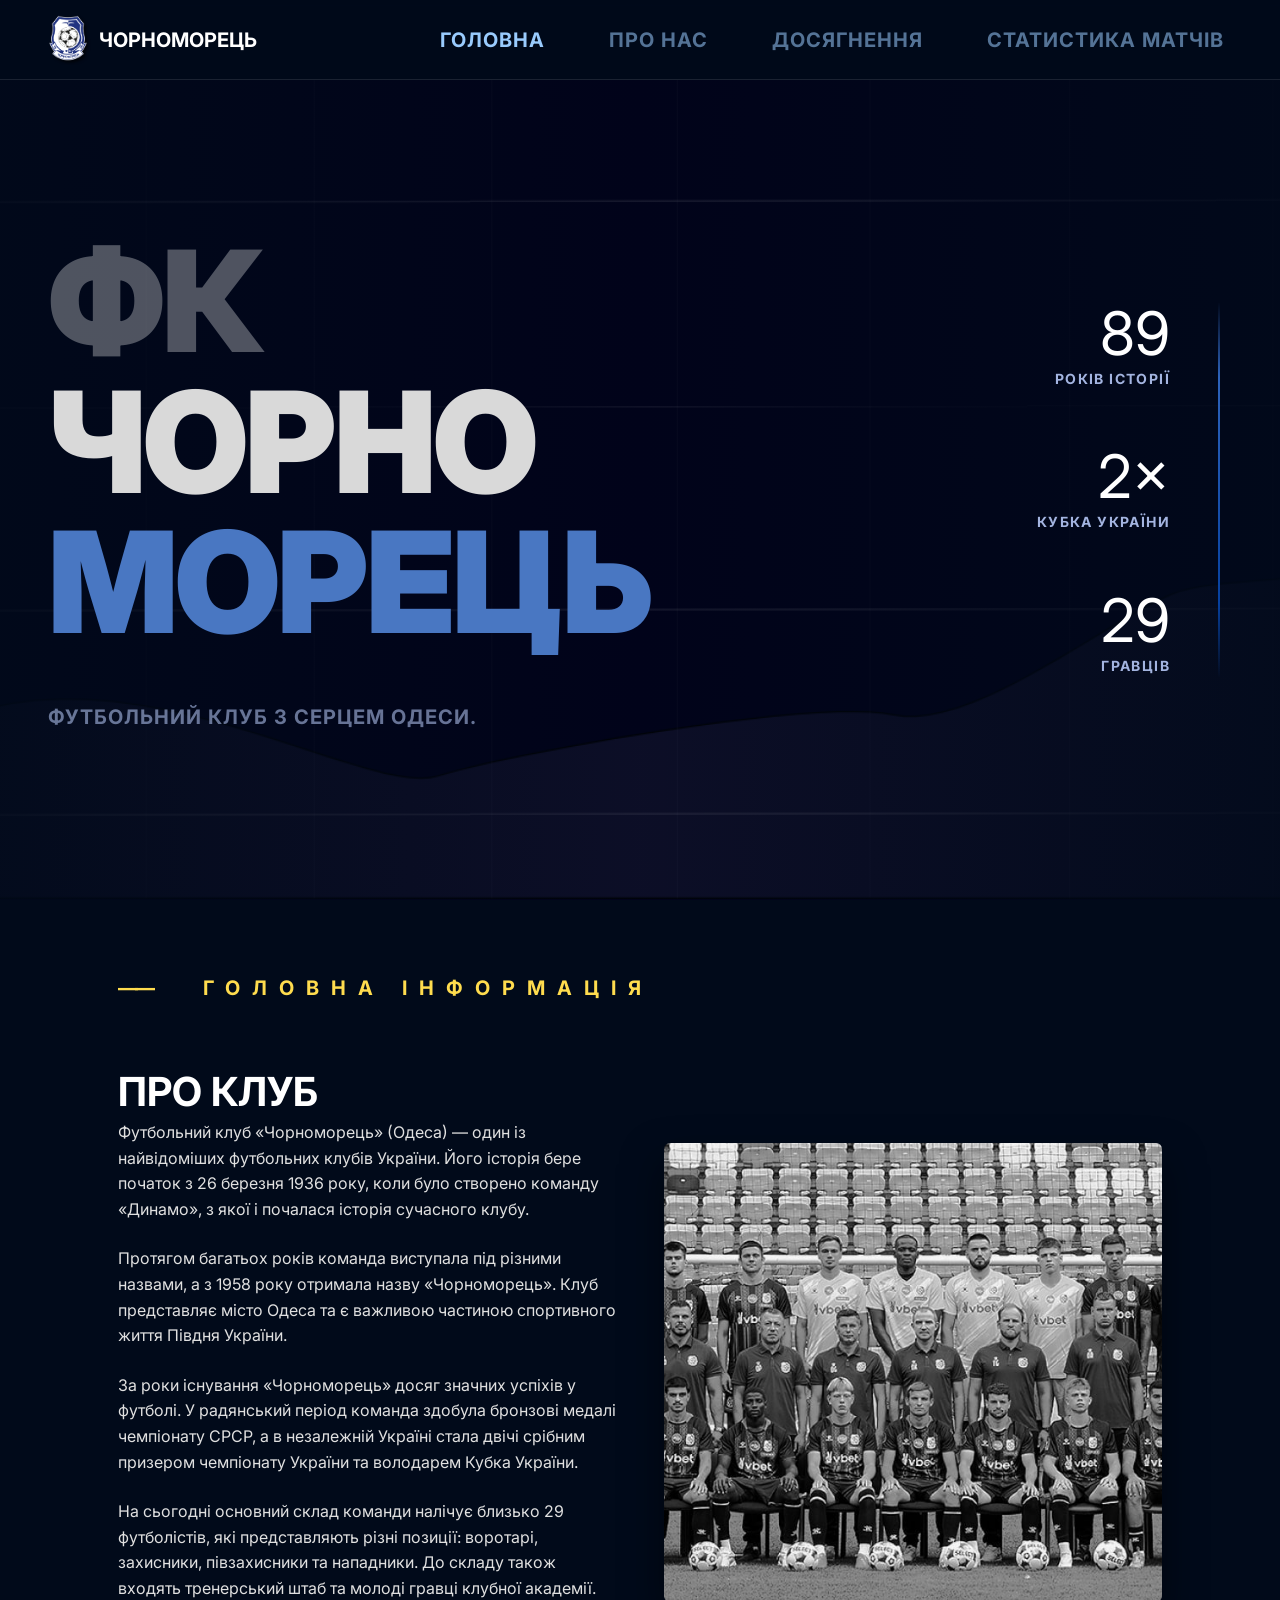
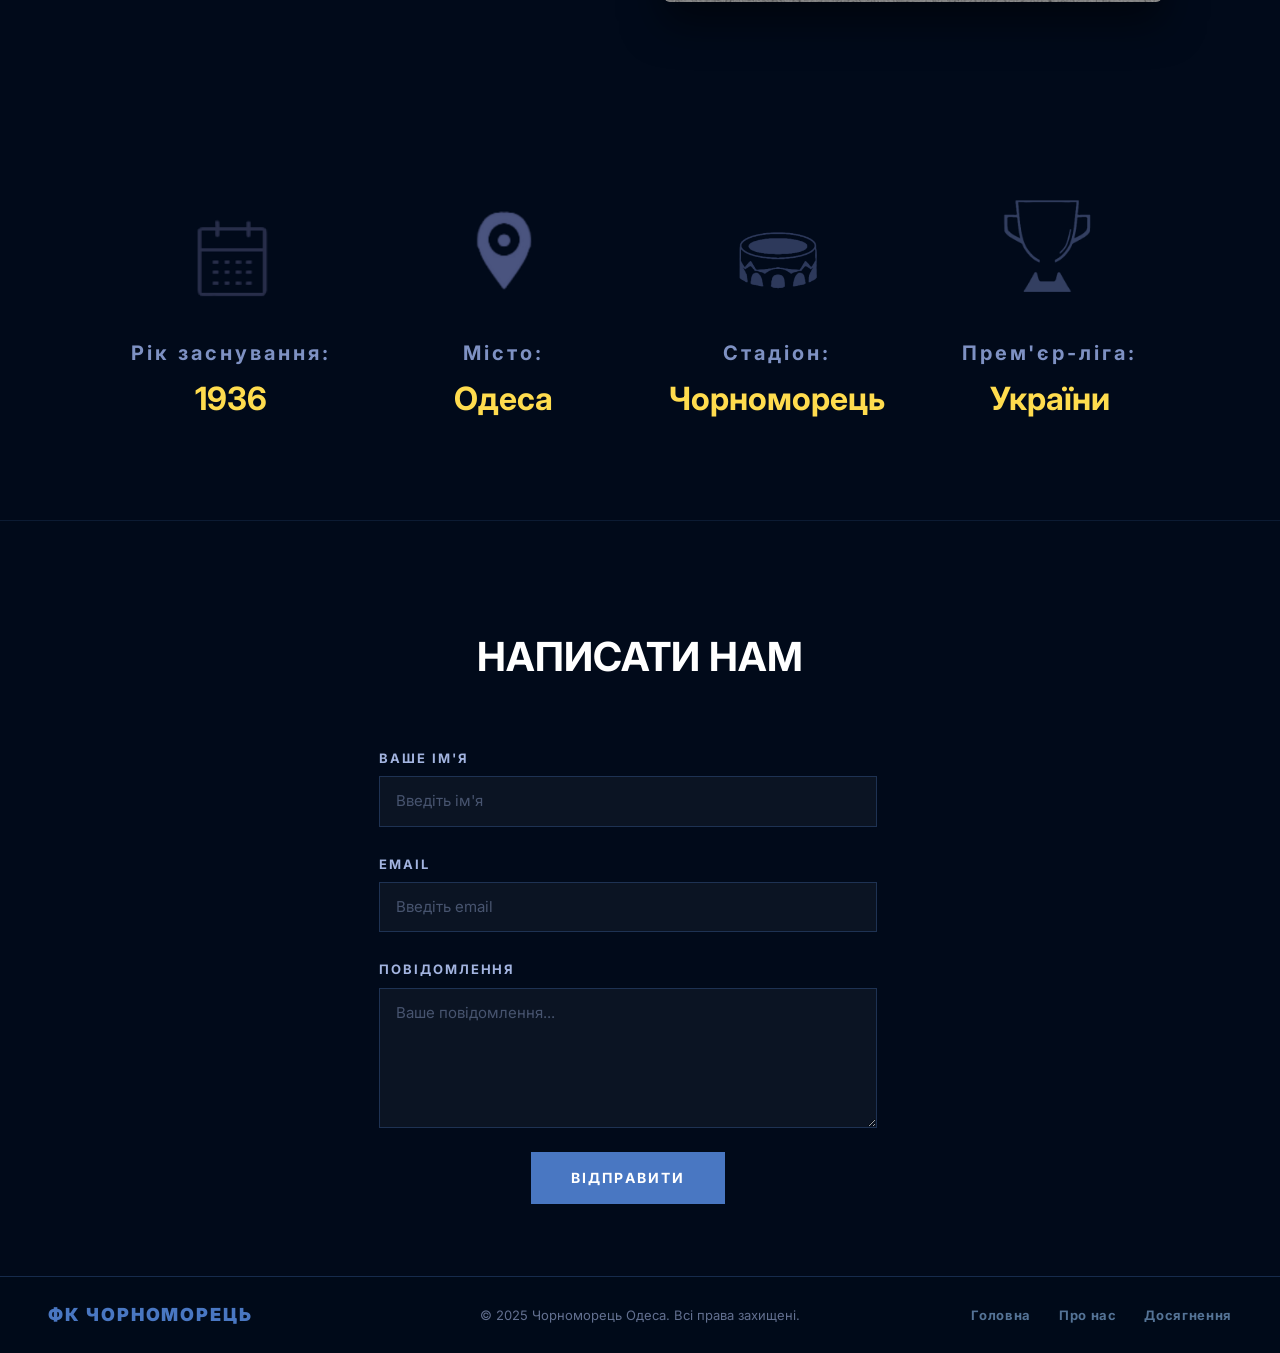
<file: Untitled-1.html>
<!DOCTYPE html>
<html lang="uk">
<head>
    <meta charset="UTF-8">
    <meta name="description" content="Офіційний сайт футбольного клубу Чорноморець Одеса — історія, склад команди, досягнення та статистика матчів.">
    <link rel="icon" type="image/x-icon" href="favicon.ico">
    <meta name="viewport" content="width=device-width, initial-scale=1.0">
    <title>ФК Чорноморець</title>
    
    <!-- Google Fonts: Inter -->
    <link rel="preconnect" href="https://fonts.googleapis.com">
    <link rel="preconnect" href="https://fonts.gstatic.com" crossorigin>
    <link href="https://fonts.googleapis.com/css2?family=Inter:wght@400;700;900&display=swap" rel="stylesheet">
    
    <!-- Bootstrap CSS -->
    <link href="https://cdn.jsdelivr.net/npm/bootstrap@5.3.3/dist/css/bootstrap.min.css" rel="stylesheet" integrity="sha384-QWTKZyjpPEjISv5WaRU9OFeRpok6YctnYmDr5pNlyT2bRjXh0JMhjY6hW+ALEwIH" crossorigin="anonymous">
    
    <!-- Custom CSS -->
    <link rel="stylesheet" href="Design1.css">
</head>
<body>
    <!-- Navigation -->
    <nav class="navbar navbar-expand-lg custom-nav fixed-top">
        <div class="container-fluid px-lg-5">
            <a class="navbar-brand d-flex align-items-center gap-2 text-white" href="#">
                <img class="logo" src="logo.png" alt="Logo">
                <span class="m-0 fs-5 fw-bold text-uppercase">Чорноморець</span>
            </a>
            <button class="navbar-toggler text-white border-0" type="button" data-bs-toggle="collapse" data-bs-target="#navbarNav" aria-controls="navbarNav" aria-expanded="false" aria-label="Toggle navigation">
                <span class="navbar-toggler-icon"></span>
            </button>
            <div class="collapse navbar-collapse justify-content-end" id="navbarNav">
                <ul class="navbar-nav gap-lg-5 nav-right mt-3 mt-lg-0">
                    <li class="nav-item">
                        <a class="nav-link active" href="Untitled-1.html">ГОЛОВНА</a>
                    </li>
                    <li class="nav-item">
                        <a class="nav-link" href="AboutUs.html">ПРО НАС</a>
                    </li>
                    <li class="nav-item">
                        <a class="nav-link" href="Achievements.html">ДОСЯГНЕННЯ</a>
                    </li>
                    <li class="nav-item">
                        <a class="nav-link" href="Statisticks.html">СТАТИСТИКА МАТЧІВ</a>
                    </li>
                </ul>
            </div>
        </div>
    </nav>

    <!-- Hero Section -->
    <section class="hero-container position-relative">
        <img class="hero-img w-100 object-fit-cover" src="image_2026-04-19_23-13-44.png" alt="Our big goals">
        <div class="hero-overlay position-absolute top-0 start-0 w-100 h-100">
            <div class="container-fluid h-100 position-relative px-lg-5">
                <div class="row h-100 align-items-center">
                    <div class="col-12 col-lg-8 hero-text-wrapper">
                        <h1 class="main-title text-uppercase mb-3">
                            <span class="fk-text text-white">ФК</span><br>
                            <span class="chorno-text">ЧОРНО</span><br>
                            <span class="morec-text">МОРЕЦЬ</span>
                        </h1>
                        <p class="subtitle text-uppercase">Футбольний клуб з серцем Одеси.</p>
                    </div>
                </div>
                <div class="hero-stats d-none d-lg-flex flex-column gap-4 position-absolute end-0 top-50 translate-middle-y pe-5">
                    <div class="stat-item text-end text-white">
                        <div class="stat-number">89</div>
                        <div class="stat-label">РОКІВ ІСТОРІЇ</div>
                    </div>
                    <div class="stat-item text-end text-white">
                        <div class="stat-number">2×</div>
                        <div class="stat-label">КУБКА УКРАЇНИ</div>
                    </div>
                    <div class="stat-item text-end text-white">
                        <div class="stat-number">29</div>
                        <div class="stat-label">ГРАВЦІВ</div>
                    </div>
                </div>
            </div>
        </div>
    </section>

    <!-- About Section -->
    <section class="about-section-wrapper py-5 mt-4">
        <div class="container px-lg-5">
            <div class="row mb-1">
                <div class="col-12">
                    <p class="accent-subheader text-uppercase mb-5"><span class="tire">——</span> &nbsp; ГОЛОВНА ІНФОРМАЦІЯ</p>
                    <h2 class="section-header text-uppercase text-white">ПРО КЛУБ</h2>
                </div>
            </div>
            <div class="row align-items-center gx-5">
                <div class="col-lg-6 mb-4 mb-lg-0 text-content">
                    <p>Футбольний клуб «Чорноморець» (Одеса) — один із найвідоміших футбольних клубів України. Його історія бере початок з 26 березня 1936 року, коли було створено команду «Динамо», з якої і почалася історія сучасного клубу.</p>
                    <p>Протягом багатьох років команда виступала під різними назвами, а з 1958 року отримала назву «Чорноморець». Клуб представляє місто Одеса та є важливою частиною спортивного життя Півдня України.</p>
                    <p>За роки існування «Чорноморець» досяг значних успіхів у футболі. У радянський період команда здобула бронзові медалі чемпіонату СРСР, а в незалежній Україні стала двічі срібним призером чемпіонату України та володарем Кубка України.</p>
                    <p>На сьогодні основний склад команди налічує близько 29 футболістів, які представляють різні позиції: воротарі, захисники, півзахисники та нападники. До складу також входять тренерський штаб та молоді гравці клубної академії.</p>
                </div>
                <div class="col-lg-6 ">
                    <img src="command.jpg" alt="Team" class="img-fluid rounded w-100 about-img">
                </div>
            </div>
        </div>
    </section>

    <!-- Navigation Icons Section -->
    <div class="navigat-section py-5 my-5">
        <div class="container px-lg-5">
            <div class="row justify-content-center text-center g-5 align-items-end">
<div class="col-6 col-md-3">
    <img class="nav-icon" src="blocnot.png" alt="Blocnot">
    <p class="nav-icon-label">Рік заснування:</p>
    <p class="nav-icon-value">1936</p>
</div>
<div class="col-6 col-md-3">
    <img class="nav-icon" src="location.png" alt="Location">
    <p class="nav-icon-label">Місто:</p>
    <p class="nav-icon-value">Одеса</p>
</div>
<div class="col-6 col-md-3">
    <img class="nav-icon" src="stadion.png" alt="Stadion">
    <p class="nav-icon-label">Стадіон:</p>
    <p class="nav-icon-value">Чорноморець</p>
</div>
<div class="col-6 col-md-3">
    <img class="nav-icon" src="cuboc.png" alt="Cup">
    <p class="nav-icon-label">Прем'єр-ліга:</p>
    <p class="nav-icon-value">України</p>
</div>
        </div>
    </div>
</div>

 <!-- Contact Form Section -->
    <section class="contact-section py-5">
        <div class="container px-lg-5">
            <div class="row mb-4">
                <div class="col-12">
                    <h2 class="section-header1 text-uppercase text-center text-white">Написати нам</h2>
                </div>
            <div class="row">
                <div class="col-lg-6 mx-auto">
                    <form action="#" method="POST" class="contact-form">
                        <div class="mb-4">
                            <label for="name" class="form-label contact-label">Ваше ім'я</label>
                            <input type="text" class="form-control contact-input" id="name" name="name" placeholder="Введіть ім'я" required>
                        </div>
                        <div class="mb-4">
                            <label for="email" class="form-label contact-label">Email</label>
                            <input type="email" class="form-control contact-input" id="email" name="email" placeholder="Введіть email" required>
                        </div>
                        <div class="mb-4">
                            <label for="message" class="form-label contact-label">Повідомлення</label>
                            <textarea class="form-control contact-input" id="message" name="message" rows="5" placeholder="Ваше повідомлення..." required></textarea>
                        </div>
                        <div class="text-center">
                        <button type="submit" class="contact-btn">ВІДПРАВИТИ</button>
</div>
                    </form>
                </div>
            </div>
                        </div>
            </div>
    </section>

<footer class="site-footer">
    <div class="container-fluid px-lg-5">
        <div class="row align-items-center">
            <div class="col-md-4">
                <span class="footer-logo-text">ФК ЧОРНОМОРЕЦЬ</span>
            </div>
            <div class="col-md-4 text-center">
                <span class="footer-copy">© 2025 Чорноморець Одеса. Всі права захищені.</span>
            </div>
            <div class="col-md-4 text-end">
                <a href="Untitled-1.html" class="footer-link">Головна</a>
                <a href="AboutUs.html" class="footer-link">Про нас</a>
                <a href="Achievements.html" class="footer-link">Досягнення</a>
            </div>
        </div>
    </div>
    </footer>
    <!-- Bootstrap JS -->
    <script src="https://cdn.jsdelivr.net/npm/bootstrap@5.3.3/dist/js/bootstrap.bundle.min.js" integrity="sha384-YvpcrYf0tY3lHB60NNkmxc5s9fDVZLESaAA55NDzOxhy9GkcIdslK1eN7N6jIeHz" crossorigin="anonymous"></script>



</body>
</html>
</file>
<file: Design1.css>
/* Design1.css */
body {
    background-color: #010A1A; /* From Figma Primary Background */
    color: #E0E0E0; /* Light gray body text from Figma */
    font-family: 'Inter', sans-serif; /* Updated to Inter font family */
    font-weight: 400;
    font-size: 16px;
    line-height: 1.6;
    display: flex;
    flex-direction: column;
    min-height: 100vh;
}

/* Navigation */
.custom-nav {
    background: rgba(1, 10, 26, 0.9);
    border-bottom: 0.5px solid rgba(255, 255, 255, 0.1);
    backdrop-filter: blur(10px);
    min-height: 80px;
}

.logo {
    height: 50px;
    width: auto;
}

.nav-right .nav-link {
    font-family: 'Inter', sans-serif;
    font-weight: 700;
    font-size: 20px;
    color: rgba(153, 203, 253, 0.55);
    letter-spacing: 0.05em;
    text-transform: uppercase;
    transition: color 0.3s ease;
}

.nav-right .nav-link:hover, 
.nav-right .nav-link.active {
    color: #99cbfd;
}

/* Hero Section */
.hero-container {
    height: 100vh;
    min-height: 700px;
    overflow: hidden;
    flex-shrink: 0;
}

.hero-img {
    height: 100%;
}

.hero-overlay {
    background: linear-gradient(to right, rgba(1, 10, 26, 0.85) 0%, rgba(1, 10, 26, 0.3) 50%, rgba(1, 10, 26, 0.85) 100%);
    padding-top: 80px; /* Offset for fixed navbar */
}

.main-title {
    font-family: 'Inter', sans-serif;
    font-weight: 900;
    font-size: clamp(80px, 11vw, 160px); /* Bigger than before */
    line-height: 1.0;
    letter-spacing: -0.02em;
    margin: 0;
}

.fk-text {
    color: rgba(255, 255, 255, 0.311) !important; /* Opacity fade for FK */
}

.chorno-text {
    color: #D9D9D9;
}

.morec-text {
    color: #4977C2;
}

.subtitle {
    font-family: 'Inter', sans-serif;
    font-weight: 700;
    font-size: clamp(16px, 2vw, 20px);
    color: #a3b4e0a1; 
    letter-spacing: 0.05em;
    margin-top: 48px;
}

/* Hero Stats */
.hero-stats {
    border-right: 2px solid transparent;
    border-image: linear-gradient(to bottom, transparent, #2d63bb 20%, #0641a0 80%, transparent) 1;
    margin-right: 60px;
    gap: 3.5rem !important;
}

.stat-item {
    width: 200px;
}

.stat-number {
    font-family: 'Inter', sans-serif;
    font-weight: 400;
    font-size: 60px;
    line-height: 1;
    margin-bottom: 5px;
    color: #FFFFFF;
}

.stat-label {
    font-family: 'Inter', sans-serif;
    font-weight: 700;
    font-size: 14px;
    letter-spacing: 0.1em;
    color: #A3B4E0; /* Light blue from original */
}

/* Typography elements */
.accent-subheader {
    font-family: 'Inter', sans-serif;
    font-weight: 700;
    font-size: 20px;
    color: #FFDC4E;
    letter-spacing: 0.6em;
}

.tire {
    letter-spacing: -3px;
}

.section-header {
    font-family: 'Inter', sans-serif;
    font-weight: 700;
    font-size: 40px;
    color: #FFFFFF;
    margin-bottom: 0rem;
    margin-top: 4rem;
}

.text-content p {
    margin-bottom: 1.5rem;
    font-family: 'Inter', sans-serif;
    font-weight: 400;
    color: #E0E0E0;
    line-height: 1.6;
  
}

/* Imagery */
.about-img {
    box-shadow: 0 20px 40px rgba(0,0,0,0.5);
    transition: transform 0.3s ease;
}

.about-img:hover {
    transform: translateY(-5px);
}

.nav-icon {
    width: 100%;
    max-width: 140px;
    height: auto;
    object-fit: contain;
    transition: transform 0.3s ease, filter 0.3s ease;
}

.nav-icon:hover {
    transform: scale(1.05);
    filter: drop-shadow(0 0 10px rgba(211, 188, 142, 0.5));
}

.nav-icon-label {
    font-family: 'Inter', sans-serif;
    font-weight: 700;
    font-size: 20px;
    color: #7e91c3;
    margin-top: 1rem;
    margin-bottom: 0.25rem;
    letter-spacing: 3px;
}

.nav-icon-value {
    font-family: 'Inter', sans-serif;
    font-weight: 700;
    font-size: 32px;
    color: #FFDC4E;
    margin: 0;
}
.site-footer {
    background: rgba(1, 10, 26, 0.95);
    border-top: 1px solid rgba(73, 119, 194, 0.3);
    padding: 1.5rem 0;
    margin-top: auto;
}

.footer-logo-text {
    font-family: 'Inter', sans-serif;
    font-weight: 900;
    font-size: 18px;
    color: #4977C2;
    letter-spacing: 0.1em;
}

.footer-copy {
    font-family: 'Inter', sans-serif;
    font-size: 13px;
    color: rgba(163, 180, 224, 0.6);
}

.footer-link {
    font-family: 'Inter', sans-serif;
    font-weight: 700;
    font-size: 13px;
    color: rgba(153, 203, 253, 0.55);
    text-decoration: none;
    margin-left: 1.5rem;
    letter-spacing: 0.05em;
    transition: color 0.3s ease;
}

.footer-link:hover {
    color: #99cbfd;
}

section:last-of-type {
    flex: 1;
}

.contact-section {
    border-top: 1px solid rgba(73, 119, 194, 0.15);
    display: flex;
    justify-content: center;
}

.contact-label {
    font-family: 'Inter', sans-serif;
    font-weight: 700;
    font-size: 13px;
    letter-spacing: 0.15em;
    color: #A3B4E0;
    text-transform: uppercase;
    margin-bottom: 0.5rem;
}

.contact-input {
    background: rgba(255, 255, 255, 0.04);
    border: 1px solid rgba(73, 119, 194, 0.3);
    color: #E0E0E0;
    font-family: 'Inter', sans-serif;
    font-size: 15px;
    border-radius: 0;
    padding: 0.8rem 1rem;
    transition: border-color 0.3s ease, background 0.3s ease;
}

.contact-input:focus {
    background: rgba(73, 119, 194, 0.08);
    border-color: #4977C2;
    color: #E0E0E0;
    box-shadow: none;
    outline: none;
}

.contact-input::placeholder {
    color: rgba(163, 180, 224, 0.4);
}

.contact-btn {
    background: #4977C2;
    border: none;
    color: #fff;
    font-family: 'Inter', sans-serif;
    font-weight: 700;
    font-size: 14px;
    letter-spacing: 0.15em;
    padding: 0.9rem 2.5rem;
    cursor: pointer;
    transition: background 0.3s ease;
    text-transform: uppercase;
    
}

.contact-btn:hover {
    background: #3a62a8;
}

.section-header1 {
    font-family: 'Inter', sans-serif;
    font-weight: 700;
    font-size: 40px;
    color: #FFFFFF;
    margin-bottom: 4rem;
    margin-top: 4rem;
}

    .footer-phone {
    font-family: 'Inter', sans-serif;
    font-weight: 700;
    font-size: 14px;
    color: #99cbfd;
    text-decoration: none;
}

@media screen and (max-width: 576px) {

    /* --- Navbar --- */
    .custom-nav {
        min-height: 64px;
    }

    .logo {
        height: 36px;
    }

    /* Hamburger icon — white SVG bars */
    .custom-toggler .navbar-toggler-icon {
        background-image: url("data:image/svg+xml,%3csvg xmlns='http://www.w3.org/2000/svg' viewBox='0 0 30 30'%3e%3cpath stroke='rgba(255,255,255,1)' stroke-linecap='round' stroke-miterlimit='10' stroke-width='2' d='M4 7h22M4 15h22M4 23h22'/%3e%3c/svg%3e");
    }

    /* Mobile dropdown menu background */
    #navbarNav {
        background: rgba(1, 10, 26, 0.98);
        border-top: 1px solid rgba(73, 119, 194, 0.2);
        padding: 0.5rem 0 1rem;
        margin-top: 4px;
    }

    /* Dropdown menu items */
    .nav-right .nav-link {
        font-size: 16px;
        padding: 0.75rem 1.25rem;
        border-bottom: 1px solid rgba(255, 255, 255, 0.06);
    }

    .nav-right .nav-item:last-child .nav-link {
        border-bottom: none;
    }

    /* --- Hero --- */
    .hero-container {
        min-height: 100svh;
    }

    .hero-overlay {
        padding-top: 64px;
    }

    .main-title {
        font-size: clamp(56px, 18vw, 90px);
        line-height: 1.0;
    }

    .subtitle {
        font-size: 14px;
        margin-top: 24px;
        letter-spacing: 0.04em;
    }

    /* --- About section --- */
    .accent-subheader {
        font-size: 13px;
        letter-spacing: 0.25em;
    }

    .section-header {
        font-size: 28px;
        margin-top: 2rem;
    }

    .text-content p {
        font-size: 15px;
    }

    /* --- Nav Icons section --- */
    .nav-icon-label {
        font-size: 14px;
        letter-spacing: 1px;
    }

    .nav-icon-value {
        font-size: 24px;
    }

    .nav-icon {
        max-width: 80px;
    }

    /* --- Contact form --- */
    .section-header1 {
        font-size: 28px;
        margin-top: 2rem;
        margin-bottom: 2rem;
    }

    .contact-btn {
        width: 100%;
        padding: 1rem;
        font-size: 15px;
    }

    .contact-input {
        font-size: 16px; /* prevents iOS auto-zoom */
        padding: 0.75rem 0.875rem;
    }

    /* --- Footer --- */
    .site-footer {
        padding: 1.5rem 0;
    }

    .site-footer .row {
        flex-direction: column;
        text-align: center;
        gap: 0.5rem;
    }

    .site-footer .col-md-4 {
        text-align: center !important;
    }

    .footer-link {
        margin-left: 0.75rem;
        margin-right: 0.75rem;
        font-size: 13px;
    }

    .footer-copy {
        font-size: 12px;
    }


}
</file>
<file: AbUs.css>
body {
    background-color: #01001A;
    color: #E0E0E0;
    font-family: 'Inter', sans-serif;
    font-weight: 400;
    font-size: 16px;
    line-height: 1.6;
    display: flex;
    flex-direction: column;
    min-height: 100vh;
}

/* Navigation */
.custom-nav {
    background: rgba(1, 10, 26, 0.9);
    border-bottom: 0.5px solid rgba(255, 255, 255, 0.1);
    backdrop-filter: blur(10px);
    min-height: 80px;
}

.logo {
    height: 50px;
    width: auto;
}

.nav-right .nav-link {
    font-family: 'Inter', sans-serif;
    font-weight: 700;
    font-size: 20px;
    color: rgba(153, 203, 253, 0.55);
    letter-spacing: 0.05em;
    text-transform: uppercase;
    transition: color 0.3s ease;
}

.nav-right .nav-link:hover,
.nav-right .nav-link.active {
    color: #99cbfd;
}

/* Hero Section */
.hero-container {
    height: 100vh;
    min-height: 700px;
    overflow: hidden;
}

.hero-img {
    height: 100%;
}

.hero-overlay {
    background: linear-gradient(to right, rgba(1, 10, 26, 0.85) 0%, rgba(1, 10, 26, 0.3) 50%, rgba(1, 10, 26, 0.85) 100%);
    padding-top: 80px;
}

/* About Hero */
.about-hero {
    height: 100vh;
    min-height: 700px;
    padding-top: 80px;
    padding-bottom: 80px;
    position: relative;
    display: flex;
    flex-direction: column;
    justify-content: space-between;
    overflow: hidden;  
}

.about-hero-top {
    padding-top: 5rem;
}

.about-accent-label1 {
    font-family: 'Inter', sans-serif;
    font-weight: 700;
    font-size: 20px;
    color: #FFDC4E;
    margin-bottom: 6rem;
}

.about-accent-label {
    font-family: 'Inter', sans-serif;
    font-weight: 700;
    font-size: 20px;
    color: #FFDC4E;
    letter-spacing: 0.6em;
    margin-top: 0.8em;
}

.about-tire {
    letter-spacing: -3px;
    color: rgb(155, 162, 162);
}

.about-main-title {
    font-family: 'Inter', sans-serif;
    font-weight: 900;
    font-size: clamp(80px, 11vw, 200px);
    line-height: 0.9;
    letter-spacing: -0.02em;
    margin: 0;
}

.about-hero-bg-text {
    position: absolute;
    right: -2%;
    top: 50%;
    transform: translateY(-50%);
    font-family: 'Inter', sans-serif;
    font-weight: 900;
    font-size: clamp(200px, 30vw, 450px);
    color: rgba(255, 255, 255, 0.034);
    line-height: 1;
    user-select: none;
    z-index: 0;
    letter-spacing: 0.2em;
}

.about-pro-text {
    color: #D9D9D9;
}

.about-club-text {
    color: #4977C2;
}

.about-subtitle {
    font-family: 'Inter', sans-serif;
    font-weight: 700;
    font-size: clamp(14px, 1.5vw, 18px);
    color: #6887b8a5;
    letter-spacing: 0.15em;
    margin-top: 4rem;
}

.about-hero-img {
    position: absolute;
    top: 0;
    left: 0;
    width: 100%;
    height: 100%;
    object-fit: cover;
    object-position: center;
    z-index: 0;
}

.about-hero .container-fluid {
    position: relative;
    z-index: 1;
}

.section-header {
    font-family: 'Inter', sans-serif;
    font-weight: 700;
    font-size: 40px;
    color: #FFFFFF;
    margin-bottom: 2rem;
}

.about-section-wrapper {
    margin-top: 0 !important;
    padding-top: 2rem !important;
}

.text-content p {
    margin-bottom: 0rem;
    font-family: 'Inter', sans-serif;
    font-weight: 400;
    color: #E0E0E0;
    line-height: 1.6;
    font-size: 20px;
}

.player-card {
    position: relative;
    width: 210px;
    height: 280px;
}

.player-img {
    width: 100%;
    height: 100%;
    display: block;
    object-fit: cover;
    object-position: top;
}

.player-name-bar {
    position: absolute;
    bottom: 0;
    left: 0;
    right: 0;
    padding: 0.6rem 1rem;
    font-family: 'Inter', sans-serif;
    font-weight: 700;
    font-size: 15px;
    color: #E0E0E0;
    text-decoration: underline;
    text-align: center;
}

.player-img-defender {
    object-fit: cover;
    object-position: top;
}

.vorotar {
    font-family: 'Inter', sans-serif;
    font-weight: 700;
    font-size: 40px;
    color: #FFFFFF;
    margin-top: 4rem;
    margin-bottom: 4rem;
}

.zahisnik {
    font-family: 'Inter', sans-serif;
    font-weight: 700;
    font-size: 40px;
    color: #FFFFFF;
    margin-bottom: 5rem;
}

.btn-show-more {
    background: transparent;
    border: 1.5px solid rgba(73, 119, 194, 0.6);
    color: #99cbfd;
    font-family: 'Inter', sans-serif;
    font-weight: 700;
    letter-spacing: 0.1em;
    font-size: 15px;
    padding: 0.4rem 0.8rem;
    text-transform: uppercase;
    transition: all 0.3s ease;
    cursor: pointer;
}

.btn-show-more:hover {
    background: rgba(73, 119, 194, 0.2);
    border-color: #4977C2;
    color: #ffffff;
}

.players-wrapper {
    position: relative;
    padding-right: 120px;
}

.btn-show-more {
    position: absolute !important;
    right: -130px;
    top: 140px;
    transform: translateY(-50%);
}

.extra-players {
    display: none;
    margin-top: 1rem;
}

.extra-players.visible {
    display: flex !important;
    flex-wrap: wrap;
    margin-top: 1rem;
}

.site-footer {
    background: rgba(1, 10, 26, 0.95);
    border-top: 1px solid rgba(73, 119, 194, 0.3);
    padding: 1.5rem 0;
    margin-top: auto;
}

.footer-logo-text {
    font-family: 'Inter', sans-serif;
    font-weight: 900;
    font-size: 18px;
    color: #4977C2;
    letter-spacing: 0.1em;
}

.footer-copy {
    font-family: 'Inter', sans-serif;
    font-size: 13px;
    color: rgba(163, 180, 224, 0.6);
}

.footer-link {
    font-family: 'Inter', sans-serif;
    font-weight: 700;
    font-size: 13px;
    color: rgba(153, 203, 253, 0.55);
    text-decoration: none;
    margin-left: 1.5rem;
    letter-spacing: 0.05em;
    transition: color 0.3s ease;
}

.footer-link:hover {
    color: #99cbfd;
}

section:last-of-type {
    flex: 1;
}

    .footer-phone {
    font-family: 'Inter', sans-serif;
    font-weight: 700;
    font-size: 14px;
    color: #99cbfd;
    text-decoration: none;
}

@media screen and (max-width: 576px) {

    /* --- Navbar --- */
    .custom-nav {
        min-height: 64px;
    }

    .logo {
        height: 36px;
    }

    .custom-toggler .navbar-toggler-icon {
        background-image: url("data:image/svg+xml,%3csvg xmlns='http://www.w3.org/2000/svg' viewBox='0 0 30 30'%3e%3cpath stroke='rgba(255,255,255,1)' stroke-linecap='round' stroke-miterlimit='10' stroke-width='2' d='M4 7h22M4 15h22M4 23h22'/%3e%3c/svg%3e");
    }

    #navbarNav {
        background: rgba(1, 10, 26, 0.98);
        border-top: 1px solid rgba(73, 119, 194, 0.2);
        padding: 0.5rem 0 1rem;
        margin-top: 4px;
    }

    .nav-right .nav-link {
        font-size: 16px;
        padding: 0.75rem 1.25rem;
        border-bottom: 1px solid rgba(255, 255, 255, 0.06);
    }

    .nav-right .nav-item:last-child .nav-link {
        border-bottom: none;
    }

    /* --- Hero --- */
 .about-hero {
    min-height: 75vh;
    padding-top: 80px;
    padding-bottom: 80px;
    position: relative;
    display: flex;
    flex-direction: column;
    justify-content: center;
    overflow: hidden;
}

    .about-hero-top {
        padding-top: 1rem;
    }

    .about-accent-label1 {
        font-size: 13px;
        margin-bottom: 10rem;
    }

    .about-main-title {
        font-size: clamp(56px, 18vw, 100px);
       
    }

    .about-subtitle {
        font-size: 13px;
        margin-top: 0.5rem;
        letter-spacing: 0.08em;
    }

    .about-hero-bg-text {
        display: none;
    }

    /* --- Sections --- */
    .about-accent-label {
        font-size: 13px;
        letter-spacing: 0.2em;
    }

    .section-header {
        font-size: 26px;
        margin-bottom: 1rem;
    }

    .text-content p {
        font-size: 15px;
    }

    .vorotar {
        font-size: 26px;
        margin-top: 1.5rem;
        margin-bottom: 1.5rem;
    }

    .zahisnik {
        font-size: 26px;
        margin-bottom: 1.5rem;
    }

    /* --- Player cards --- */
    .player-card {
        width: 100%;
        height: 220px;
    }

    .col-6 {
        width: 100% !important;
        flex: 0 0 100% !important;
        max-width: 100% !important;
    }

    /* Підкладка під ім'я гравця */
    .player-name-bar {
        background: linear-gradient(
            to top,
            rgba(13, 27, 62, 0.95) 0%,
            rgba(25, 60, 120, 0.6) 60%,
            transparent 100%
        );
        color: #ffffff;
        font-size: 14px;
        padding: 2rem 0.75rem 0.6rem;
        text-shadow: 0 1px 4px rgba(0, 0, 0, 0.8);
        text-decoration: none;
    }

    /* --- "Переглянути всі" button --- */
    .players-wrapper {
        padding-right: 0 !important;
        position: static !important;
    }

    .btn-show-more {
        position: static !important;
        right: auto !important;
        top: auto !important;
        transform: none !important;
        display: block !important;
        width: 100% !important;
        margin-top: 1rem !important;
        padding: 0.75rem 1rem !important;
        font-size: 15px !important;
    }

    /* --- Footer --- */
    .site-footer .row {
        flex-direction: column;
        text-align: center;
        gap: 0.5rem;
    }

    .site-footer .col-md-4 {
        text-align: center !important;
    }

    .footer-link {
        margin-left: 0.5rem;
        margin-right: 0.5rem;
    }

    .footer-copy {
        font-size: 12px;
    }

    .about-hero .container-fluid {
        justify-content: flex-start !important;
        gap: 1.5rem;
    }

}
</file>
<file: Achieves.css>
body {
    background-color: #01001A;
    color: #E0E0E0;
    font-family: 'Inter', sans-serif;
    font-weight: 400;
    font-size: 16px;
    line-height: 1.6;
    display: flex;
    flex-direction: column;
    min-height: 100vh;
}

/* Navigation */
.custom-nav {
    background: rgba(1, 10, 26, 0.9);
    border-bottom: 0.5px solid rgba(255, 255, 255, 0.1);
    backdrop-filter: blur(10px);
    min-height: 80px;
}

.logo {
    height: 50px;
    width: auto;
}

.nav-right .nav-link {
    font-family: 'Inter', sans-serif;
    font-weight: 700;
    font-size: 20px;
    color: rgba(153, 203, 253, 0.55);
    letter-spacing: 0.05em;
    text-transform: uppercase;
    transition: color 0.3s ease;
}

.nav-right .nav-link:hover,
.nav-right .nav-link.active {
    color: #99cbfd;
}

/* Hero Section */
.about-hero {
    height: 100vh;
    min-height: 700px;
    padding-top: 80px;
    padding-bottom: 80px;
    position: relative;
    overflow: hidden;
    display: flex;
    flex-direction: column;
    justify-content: space-between;
}

.about-hero-top {
    padding-top: 5rem;
}

.about-hero-img {
    position: absolute;
    top: 0;
    left: 0;
    width: 100%;
    height: 100%;
    object-fit: cover;
    object-position: center;
    z-index: 0;
}

.about-hero .container-fluid {
    position: relative;
    z-index: 1;
}

.about-hero-bg-text {
    position: absolute;
    right: -2%;
    top: 50%;
    transform: translateY(-50%);
    font-family: 'Inter', sans-serif;
    font-weight: 900;
    font-size: clamp(200px, 30vw, 450px);
    color: rgba(255, 255, 255, 0.034);
    line-height: 1;
    user-select: none;
    z-index: 0;
    letter-spacing: 0.2em;
}

.about-main-title {
    font-family: 'Inter', sans-serif;
    font-weight: 900;
    font-size: clamp(80px, 11vw, 200px);
    line-height: 0.9;
    letter-spacing: -0.02em;
    margin: 0;
}

.about-pro-text {
    color: #D9D9D9;
}

.about-club-text {
    color: #4977C2;
}

.about-subtitle {
    font-family: 'Inter', sans-serif;
    font-weight: 700;
    font-size: clamp(14px, 1.5vw, 18px);
    color: #6887b8a5;
    letter-spacing: 0.15em;
    margin-top: 4rem;
}

.about-accent-label2 {
    font-family: 'Inter', sans-serif;
    font-weight: 700;
    font-size: 20px;
    color: #FFDC4E;
    margin-bottom: 6rem;
}

.about-accent-label {
    font-family: 'Inter', sans-serif;
    font-weight: 700;
    font-size: 20px;
    color: #FFDC4E;
    letter-spacing: 0.6em;
    margin-top: 2em;
    margin-bottom: 2em;
}

.about-tire {
    letter-spacing: -3px;
    color: rgb(155, 162, 162);
}

/* Content sections */
.section-header {
    font-family: 'Inter', sans-serif;
    font-weight: 700;
    font-size: 40px;
    color: #FFFFFF;
    margin-bottom: 2rem;
}

.about-section-wrapper {
    margin-top: 0 !important;
    padding-top: 2rem !important;
}

.text-content p {
    margin-bottom: 0rem;
    font-family: 'Inter', sans-serif;
    font-weight: 400;
    color: #E0E0E0;
    line-height: 1.6;
    font-size: 20px;
}

/* Trophies */
.trophy-card {
    display: flex;
    flex-direction: column;
    align-items: center;
}

.trophy-img {
    width: 100%;
    max-width: 120px;
    height: 150px;
    object-fit: contain;
    margin-bottom: 1rem;
    filter: drop-shadow(0 0 15px rgba(255, 220, 78, 0.2));
    transition: filter 0.3s ease, transform 0.3s ease;
}

.trophy-img:hover {
    filter: drop-shadow(0 0 20px rgba(255, 220, 78, 0.5));
    transform: translateY(-5px);
}

.trophy-name {
    font-family: 'Inter', sans-serif;
    font-weight: 400;
    font-size: 14px;
    color: #A3B4E0;
    margin-bottom: 0.4rem;
    line-height: 1.4;
}

.trophy-year {
    font-family: 'Inter', sans-serif;
    font-weight: 700;
    font-size: 16px;
    color: #FFDC4E;
    margin: 0;
    line-height: 1.4;
}

/* Footer */
.site-footer {
    background: rgba(1, 10, 26, 0.95);
    border-top: 1px solid rgba(73, 119, 194, 0.3);
    padding: 1.5rem 0;
    margin-top: auto;
}

.footer-logo-text {
    font-family: 'Inter', sans-serif;
    font-weight: 900;
    font-size: 18px;
    color: #4977C2;
    letter-spacing: 0.1em;
}

.footer-copy {
    font-family: 'Inter', sans-serif;
    font-size: 13px;
    color: rgba(163, 180, 224, 0.6);
}

.footer-link {
    font-family: 'Inter', sans-serif;
    font-weight: 700;
    font-size: 13px;
    color: rgba(153, 203, 253, 0.55);
    text-decoration: none;
    margin-left: 1.5rem;
    letter-spacing: 0.05em;
    transition: color 0.3s ease;
}

.footer-link:hover {
    color: #99cbfd;
}

section:last-of-type {
    flex: 1;
}

.footer-phone {
    font-family: 'Inter', sans-serif;
    font-weight: 700;
    font-size: 14px;
    color: #99cbfd;
    text-decoration: none;
}

@media screen and (max-width: 576px) {

    /* --- Navbar --- */
    .custom-nav {
        min-height: 64px;
    }

    .logo {
        height: 36px;
    }

    .custom-toggler .navbar-toggler-icon {
        background-image: url("data:image/svg+xml,%3csvg xmlns='http://www.w3.org/2000/svg' viewBox='0 0 30 30'%3e%3cpath stroke='rgba(255,255,255,1)' stroke-linecap='round' stroke-miterlimit='10' stroke-width='2' d='M4 7h22M4 15h22M4 23h22'/%3e%3c/svg%3e");
    }
    
    #navbarNav {
        background: rgba(1, 10, 26, 0.98);
        border-top: 1px solid rgba(73, 119, 194, 0.2);
        padding: 0.5rem 0 1rem;
        margin-top: 4px;
    }
    
    .nav-right .nav-link {
        font-size: 16px;
        padding: 0.75rem 1.25rem;
        border-bottom: 1px solid rgba(255, 255, 255, 0.06);
    }

    .nav-right .nav-item:last-child .nav-link {
        border-bottom: none;
    }

    /* --- Hero --- */
 .about-hero {
    min-height: 75vh;
    padding-top: 80px;
    padding-bottom: 80px;
    position: relative;
    display: flex;
    flex-direction: column;
    justify-content: center;
    overflow: hidden;
}

    .about-hero .container-fluid {
    justify-content: space-between !important;
    gap: 0rem;
}

    .about-hero-top {
        padding-top: 1rem;
    }

    .about-accent-label2 {
        font-size: 13px;
        margin-bottom: 13rem;
    }

    .about-main-title {
        font-size: clamp(35px, 13vw, 73px);
    }

    .about-subtitle {
        font-size: 13px;
        margin-top: 0.5rem;
        letter-spacing: 0.08em;
    }

    .about-hero-bg-text {
        display: none;
    }

    /* --- Sections --- */
    .about-accent-label {
        font-size: 13px;
        letter-spacing: 0.2em;
        margin-top: 1em;
        margin-bottom: 1em;
    }

    .section-header {
        font-size: 26px;
        margin-bottom: 1rem;
    }

    .text-content p {
        font-size: 15px;
    }

    .trophy-img {
        max-width: 80px;
        height: 100px;
    }

    .trophy-name {
        font-size: 12px;
    }

    .trophy-year {
        font-size: 14px;
    }

    .row.g-5 {
        --bs-gutter-x: 1rem;
        --bs-gutter-y: 2rem;
    }

    /* --- Footer --- */
    .site-footer .row {
        flex-direction: column;
        text-align: center;
        gap: 0.5rem;
    }

    .site-footer .col-md-4 {
        text-align: center !important;
    }

    .footer-link {
        margin-left: 0.5rem;
        margin-right: 0.5rem;
    }

    .footer-copy {
        font-size: 12px;
    }
}
</file>
<file: Stats.css>
body {
    background-color: #01001A; /* From Figma Primary Background */
    color: #E0E0E0; /* Light gray body text from Figma */
    font-family: 'Inter', sans-serif; /* Updated to Inter font family */
    font-weight: 400;
    font-size: 16px;
    line-height: 1.6;
    display: flex;
    flex-direction: column;
    min-height: 100vh;
}

/* Navigation */
.custom-nav {
    background: rgba(1, 10, 26, 0.9);
    border-bottom: 0.5px solid rgba(255, 255, 255, 0.1);
    backdrop-filter: blur(10px);
    min-height: 80px;
}

.logo {
    height: 50px;
    width: auto;
}

.nav-right .nav-link {
    font-family: 'Inter', sans-serif;
    font-weight: 700;
    font-size: 20px;
    color: rgba(153, 203, 253, 0.55);
    letter-spacing: 0.05em;
    text-transform: uppercase;
    transition: color 0.3s ease;
}

.nav-right .nav-link:hover, 
.nav-right .nav-link.active {
    color: #99cbfd;
}

/* Hero Section */
.hero-container {
    height: 100vh;
    min-height: 700px;
    overflow: hidden;
}

.hero-img {
    height: 100%;
}

.hero-overlay {
    background: linear-gradient(to right, rgba(1, 10, 26, 0.85) 0%, rgba(1, 10, 26, 0.3) 50%, rgba(1, 10, 26, 0.85) 100%);
    padding-top: 80px; /* Offset for fixed navbar */
}
/* About Hero */
.about-hero {
    height: 100vh;
    min-height: 700px;
    padding-top: 80px;
    display: flex;
    flex-direction: column;
    justify-content: space-between;
    padding-bottom: 80px;
}

.about-hero-top {
    padding-top: 5rem;
}

.about-accent-label2{
    font-family: 'Inter', sans-serif;
    font-weight: 700;
    font-size: 20px;
    color: #FFDC4E;
    margin-bottom: 6rem;
}

.about-accent-label {
    font-family: 'Inter', sans-serif;
    font-weight: 700;
    font-size: 20px;
    color: #FFDC4E;
    letter-spacing: 0.6em;
    margin-top: 2em;
     margin-bottom: 2em;
}

.about-accent-label1{
        font-family: 'Inter', sans-serif;
    font-weight: 700;
    font-size: 20px;
    color: #FFDC4E;
    letter-spacing: 0.6em;
    margin-top: 4em;
     margin-bottom: 2em;
}

.about-accent-label3{
     font-family: 'Inter', sans-serif;
    font-weight: 700;
    font-size: 20px;
    color: #FFDC4E;
    letter-spacing: 0.6em;
    margin-top: 4em;
     margin-bottom: 4em !important;

}

.about-tire {
    letter-spacing: -3px;
    color: rgb(155, 162, 162);
}

.about-main-title {
    font-family: 'Inter', sans-serif;
    font-weight: 900;
    font-size: clamp(80px, 11vw, 200px);
    line-height: 0.9;
    letter-spacing: -0.02em;
    margin: 0;
}

.about-hero-bg-text {
    position: absolute;
    right: -2%;
    top: 50%;
    transform: translateY(-50%);
    font-family: 'Inter', sans-serif;
    font-weight: 900;
    font-size: clamp(200px, 30vw, 450px);
    color: rgba(255, 255, 255, 0.034);
    line-height: 1;
    user-select: none;
    z-index: 0;
    letter-spacing: 0.2em;
}

.about-pro-text {
    color: #D9D9D9;
}


.about-club-text {
    color: #4977C2;
}


.about-subtitle {
    font-family: 'Inter', sans-serif;
    font-weight: 700;
    font-size: clamp(14px, 1.5vw, 18px);
    color: #6887b8a5;
    letter-spacing: 0.15em;
    margin-top: 4rem;
}

.about-hero-img {
    height: 100%;
    z-index: 0;

}

.about-hero .container-fluid {
    position: relative;
    z-index: 1;
}

.section-header {
    font-family: 'Inter', sans-serif;
    font-weight: 700;
    font-size: 40px;
    color: #FFFFFF;

    margin-bottom: 2rem;
}

.about-section-wrapper {
    margin-top: 0 !important; 
    padding-top: 2rem !important;
}

/* Season Buttons */
.season-btn {
    width: 100%;
    padding: 1rem;
    background: rgba(255,255,255,0.05);
    border: 1px solid rgba(73, 119, 194, 0.3);
    color: #A3B4E0;
    font-family: 'Inter', sans-serif;
    font-weight: 700;
    font-size: 18px;
    letter-spacing: 0.05em;
    cursor: pointer;
    transition: all 0.3s ease;
    margin-top: 2em;
}

.season-btn:hover {
    background: rgba(73, 119, 194, 0.2);
    color: #fff;
}

.season-btn.active {
    background: #4977C2;
    border-color: #4977C2;
    color: #fff;
}

/* Stat Cards */
.stat-card {
    background: #0d0d1f;
    padding: 2rem 1rem;
    text-align: center;
    margin-top: 2em;
}

.stat-card-number {
    font-family: 'Inter', sans-serif;
    font-weight: 900;
    font-size: 72px;
    line-height: 1;
    color: #D9D9D9;
    margin-bottom: 0.5rem;
}

.stat-card-number.win { color: #4CAF50; }
.stat-card-number.draw { color: #FFDC4E; }
.stat-card-number.loss { color: #E53935; }

.stat-card-label {
    font-family: 'Inter', sans-serif;
    font-weight: 700;
    font-size: 13px;
    letter-spacing: 0.2em;
    color: #A3B4E0;
}

/* Matches Table */
.matches-table {
    width: 100%;
}

.matches-header {
    font-family: 'Inter', sans-serif;
    font-weight: 700;
    font-size: 13px;
    letter-spacing: 0.15em;
    color: #4977C2;
    padding: 0.75rem 0;
    border-bottom: 1px solid rgba(73, 119, 194, 0.3);
    margin-bottom: 0.5rem;
}

.match-row {
    padding: 1.2rem 0;
    border-bottom: 1px solid rgba(255,255,255,0.05);
    align-items: center;
    transition: background 0.2s ease;
}

.match-row:hover {
    background: rgba(73, 119, 194, 0.05);
}

.match-date {
    font-family: 'Inter', sans-serif;
    font-size: 14px;
    color: #4977C2;
}

.match-name {
    font-family: 'Inter', sans-serif;
    font-weight: 700;
    font-size: 14px;
    color: #E0E0E0;
    letter-spacing: 0.03em;
}

.match-score {
    font-family: 'Inter', sans-serif;
    font-weight: 900;
    font-size: 22px;
    color: #FFFFFF;
}

.match-result {
    font-family: 'Inter', sans-serif;
    font-weight: 700;
    font-size: 14px;
    letter-spacing: 0.1em;
}

.match-result.win { color: #4CAF50; }
.match-result.draw { color: #FFDC4E; }
.match-result.loss { color: #E53935; }

.tournament-badge {
    display: inline-block;
    background: #4977C2;
    color: #fff;
    font-family: 'Inter', sans-serif;
    font-weight: 700;
    font-size: 11px;
    letter-spacing: 0.05em;
    padding: 0.3rem 0.7rem;
}

.site-footer {
    background: rgba(1, 10, 26, 0.95);
    border-top: 1px solid rgba(73, 119, 194, 0.3);
    padding: 1.5rem 0;
    margin-top: auto;
}

.footer-logo-text {
    font-family: 'Inter', sans-serif;
    font-weight: 900;
    font-size: 18px;
    color: #4977C2;
    letter-spacing: 0.1em;
}

.footer-copy {
    font-family: 'Inter', sans-serif;
    font-size: 13px;
    color: rgba(163, 180, 224, 0.6);
}

.footer-link {
    font-family: 'Inter', sans-serif;
    font-weight: 700;
    font-size: 13px;
    color: rgba(153, 203, 253, 0.55);
    text-decoration: none;
    margin-left: 1.5rem;
    letter-spacing: 0.05em;
    transition: color 0.3s ease;
}

.footer-link:hover {
    color: #99cbfd;
}

section:last-of-type {
    flex: 1;
}

    .footer-phone {
    font-family: 'Inter', sans-serif;
    font-weight: 700;
    font-size: 14px;
    color: #99cbfd;
    text-decoration: none;
}

@media screen and (max-width: 576px) {
 
    /* --- Navbar --- */
    .custom-nav {
        min-height: 64px;
    }
 
    .logo {
        height: 36px;
    }
 
    .custom-toggler .navbar-toggler-icon {
        background-image: url("data:image/svg+xml,%3csvg xmlns='http://www.w3.org/2000/svg' viewBox='0 0 30 30'%3e%3cpath stroke='rgba(255,255,255,1)' stroke-linecap='round' stroke-miterlimit='10' stroke-width='2' d='M4 7h22M4 15h22M4 23h22'/%3e%3c/svg%3e");
    }
 
    #navbarNav {
        background: rgba(1, 10, 26, 0.98);
        border-top: 1px solid rgba(73, 119, 194, 0.2);
        padding: 0.5rem 0 1rem;
        margin-top: 4px;
    }
 
    .nav-right .nav-link {
        font-size: 16px;
        padding: 0.75rem 1.25rem;
        border-bottom: 1px solid rgba(255, 255, 255, 0.06);
    }
 
    .nav-right .nav-item:last-child .nav-link {
        border-bottom: none;
    }
 
    /* --- Hero --- */
    .about-hero {
        min-height: 100svh;
        padding-top: 64px;
        padding-bottom: 40px;
        justify-content: center;
        gap: 1.5rem;
    }
 
    .about-hero-top {
        padding-top: 1.5rem;
    }
 
    .about-accent-label2 {
        font-size: 13px;
        margin-bottom: 13rem;
    }
 
    .about-main-title {
        font-size: clamp(40px, 13vw, 72px);
    }
 
    .about-subtitle {
        font-size: 12px;
        margin-top: 1rem;
        letter-spacing: 0.05em;
    }
 
    .about-hero-bg-text {
        display: none;
    }
 
    /* --- Season buttons --- */
    .season-btn {
        font-size: 14px;
        padding: 0.75rem 0.5rem;
        margin-top: 0;
    }
 
    /* --- Stat cards --- */
    .stat-card {
        padding: 1.25rem 0.5rem;
        margin-top: 0;
    }
 
    .stat-card-number {
        font-size: 48px;
    }
 
    .stat-card-label {
        font-size: 11px;
        letter-spacing: 0.1em;
    }
 
    /* --- Accent labels --- */
    .about-accent-label,
    .about-accent-label1,
    .about-accent-label3 {
        font-size: 13px;
        letter-spacing: 0.2em;
        margin-top: 1.5em;
        margin-bottom: 1em;
    }
 
    .about-accent-label3 {
        margin-bottom: 1em !important;
    }
 
    /* --- Matches table --- */
    .matches-header {
        display: none !important;
    }
 
    .match-row {
        display: flex !important;
        flex-direction: column !important;
        padding: 1rem 0;
        gap: 0.25rem;
        border-bottom: 1px solid rgba(255,255,255,0.08);
    }
 
    .match-row .col-2,
    .match-row .col-3 {
        width: 100% !important;
        flex: none !important;
        max-width: 100% !important;
        padding: 0;
    }
 
    .match-date {
        font-size: 12px;
        color: #4977C2;
    }
 
    .match-name {
        font-size: 15px;
        font-weight: 700;
    }
 
    .match-score {
        font-size: 28px;
        line-height: 1.2;
    }
 
    .match-result {
        font-size: 13px;
    }
 
    .tournament-badge {
        font-size: 11px;
        padding: 0.25rem 0.5rem;
    }
 
    /* --- Footer --- */
    .site-footer .row {
        flex-direction: column;
        text-align: center;
        gap: 0.5rem;
    }
 
    .site-footer .col-md-4 {
        text-align: center !important;
    }
 
    .footer-link {
        margin-left: 0.5rem;
        margin-right: 0.5rem;
    }
 
    .footer-copy {
        font-size: 12px;
    }
}
</file>
